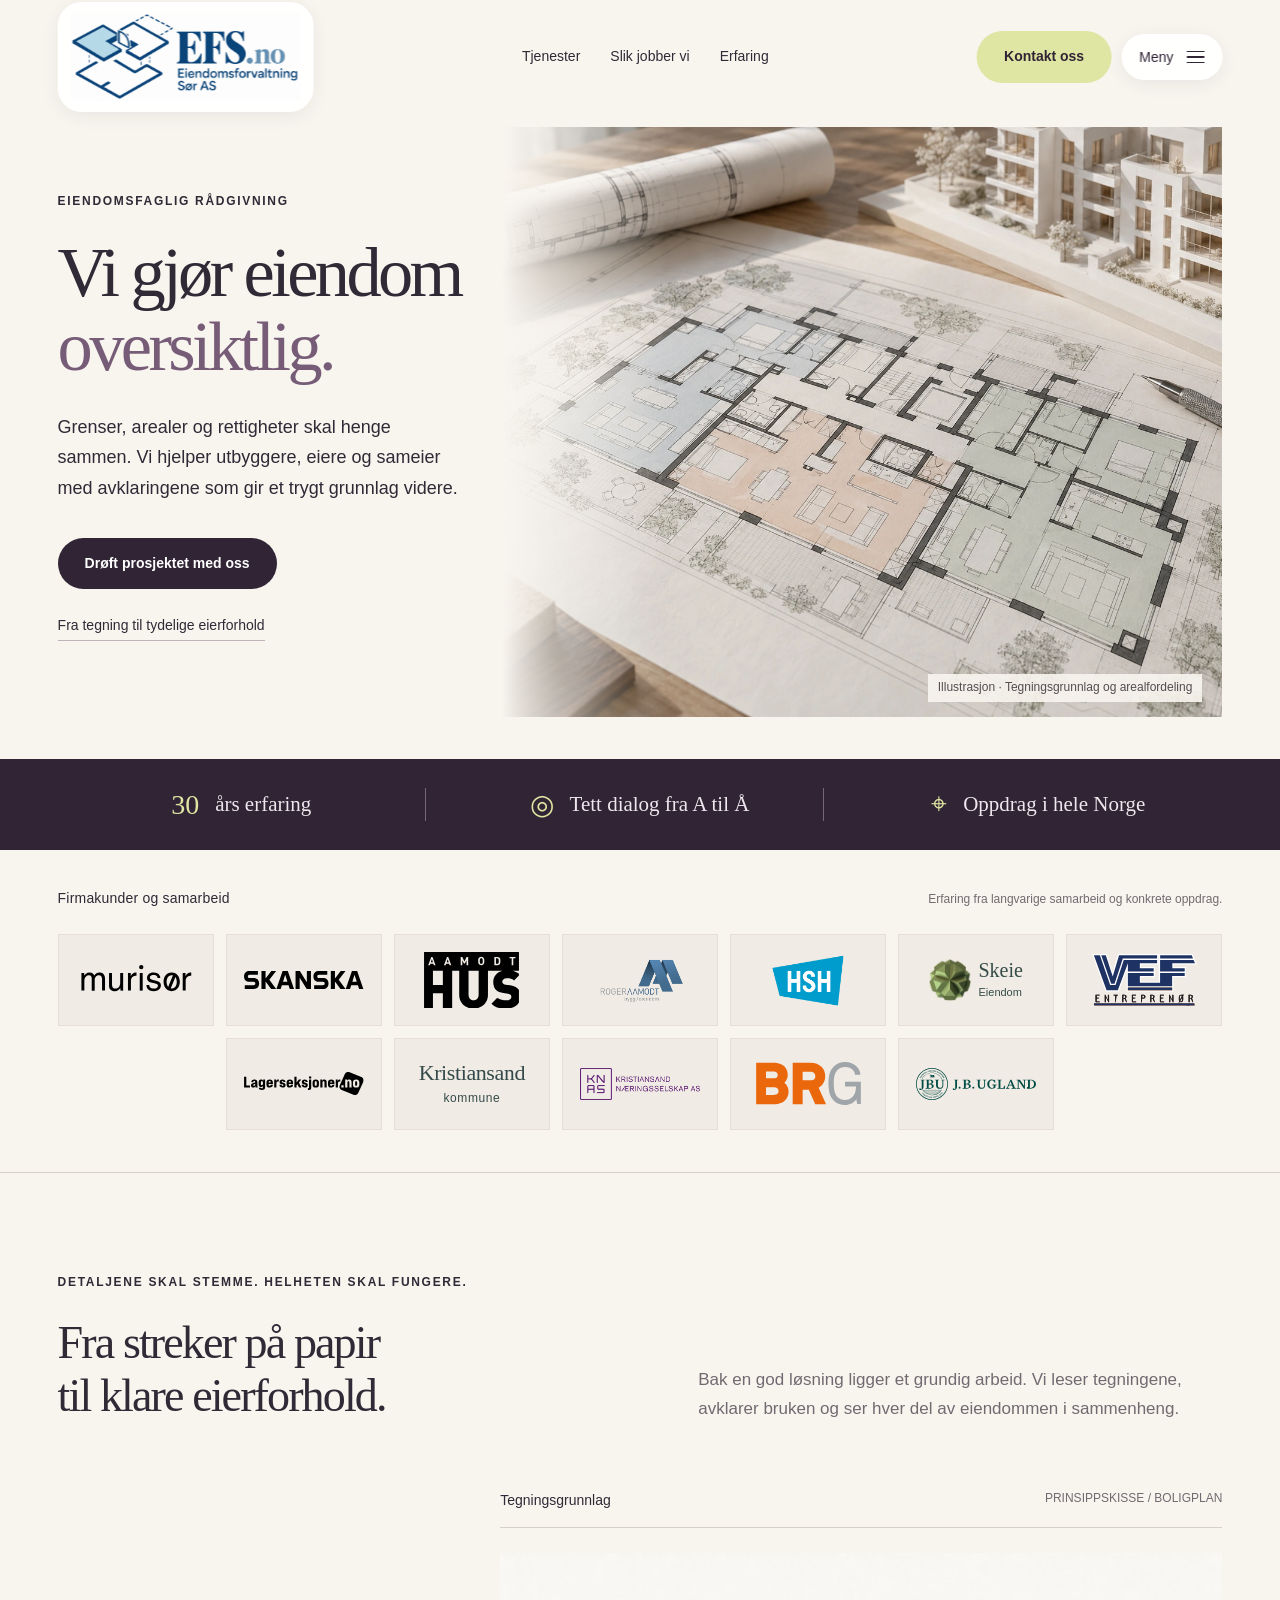
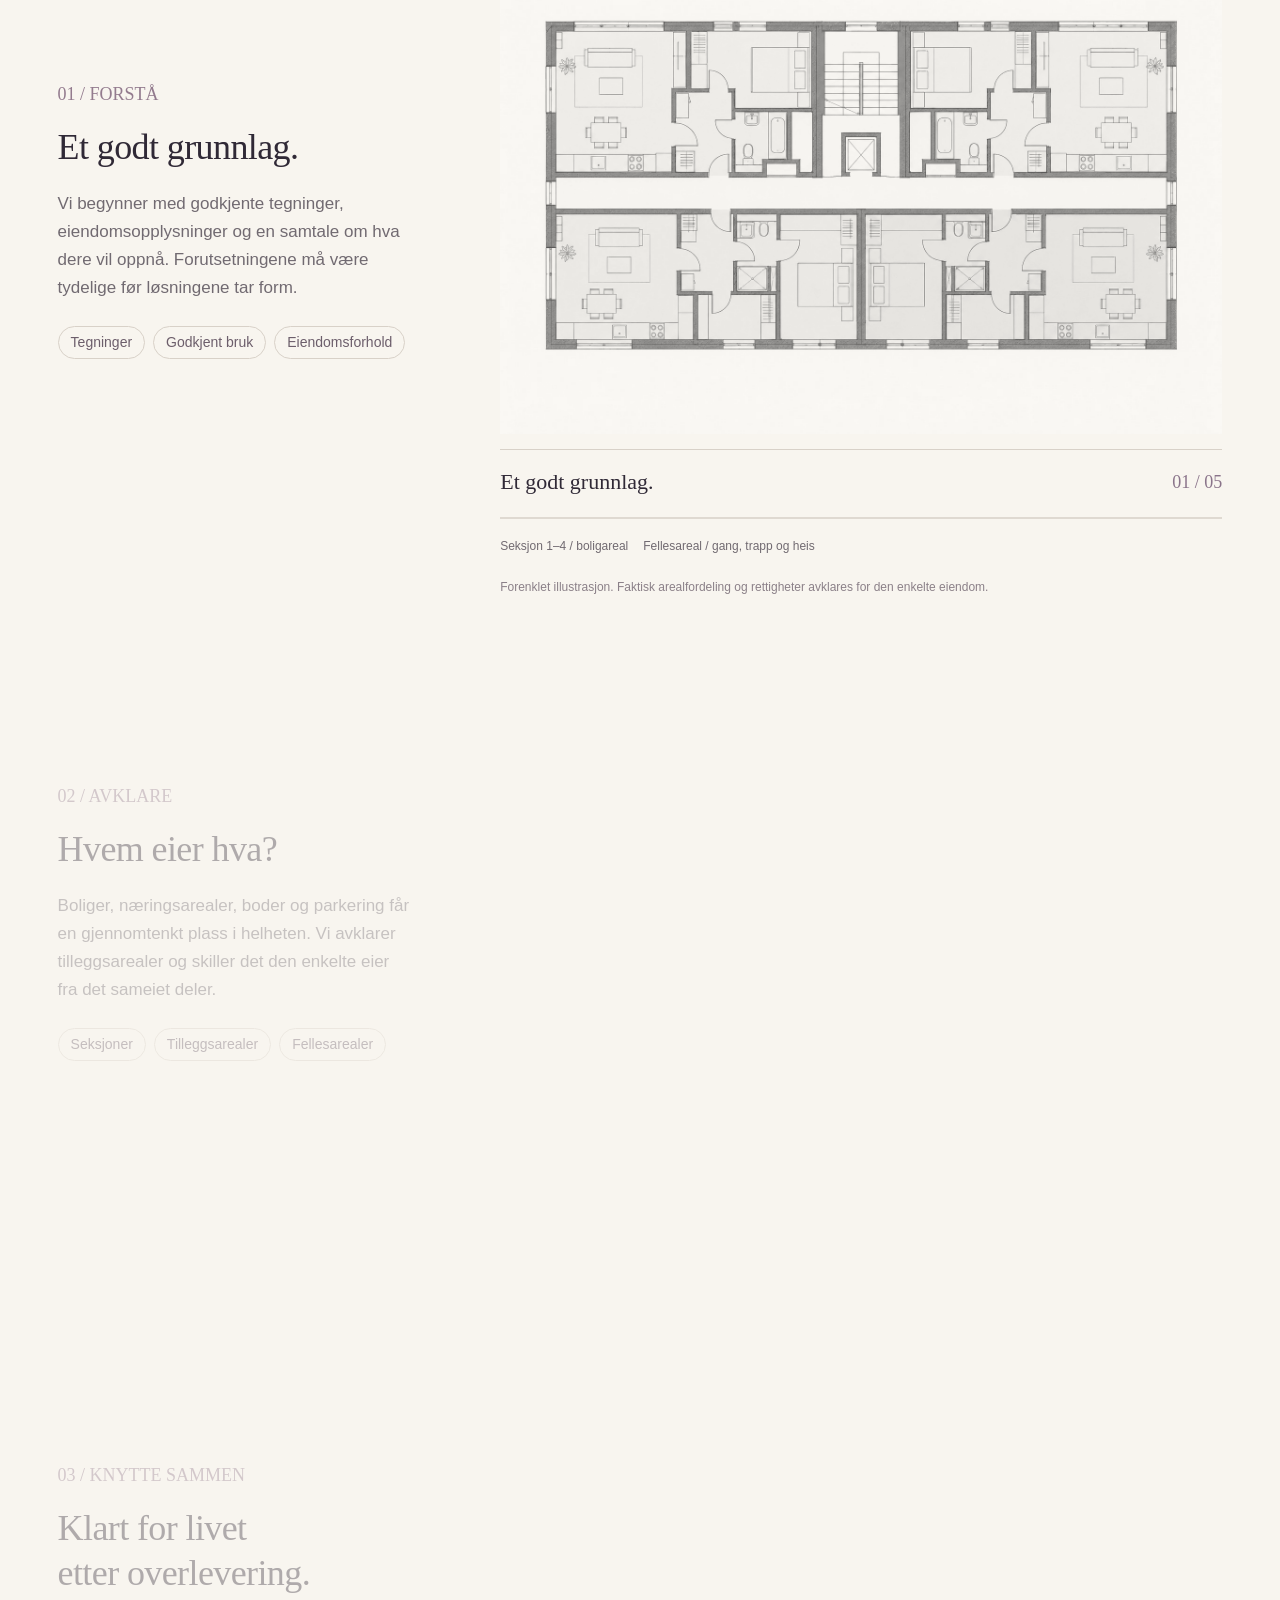
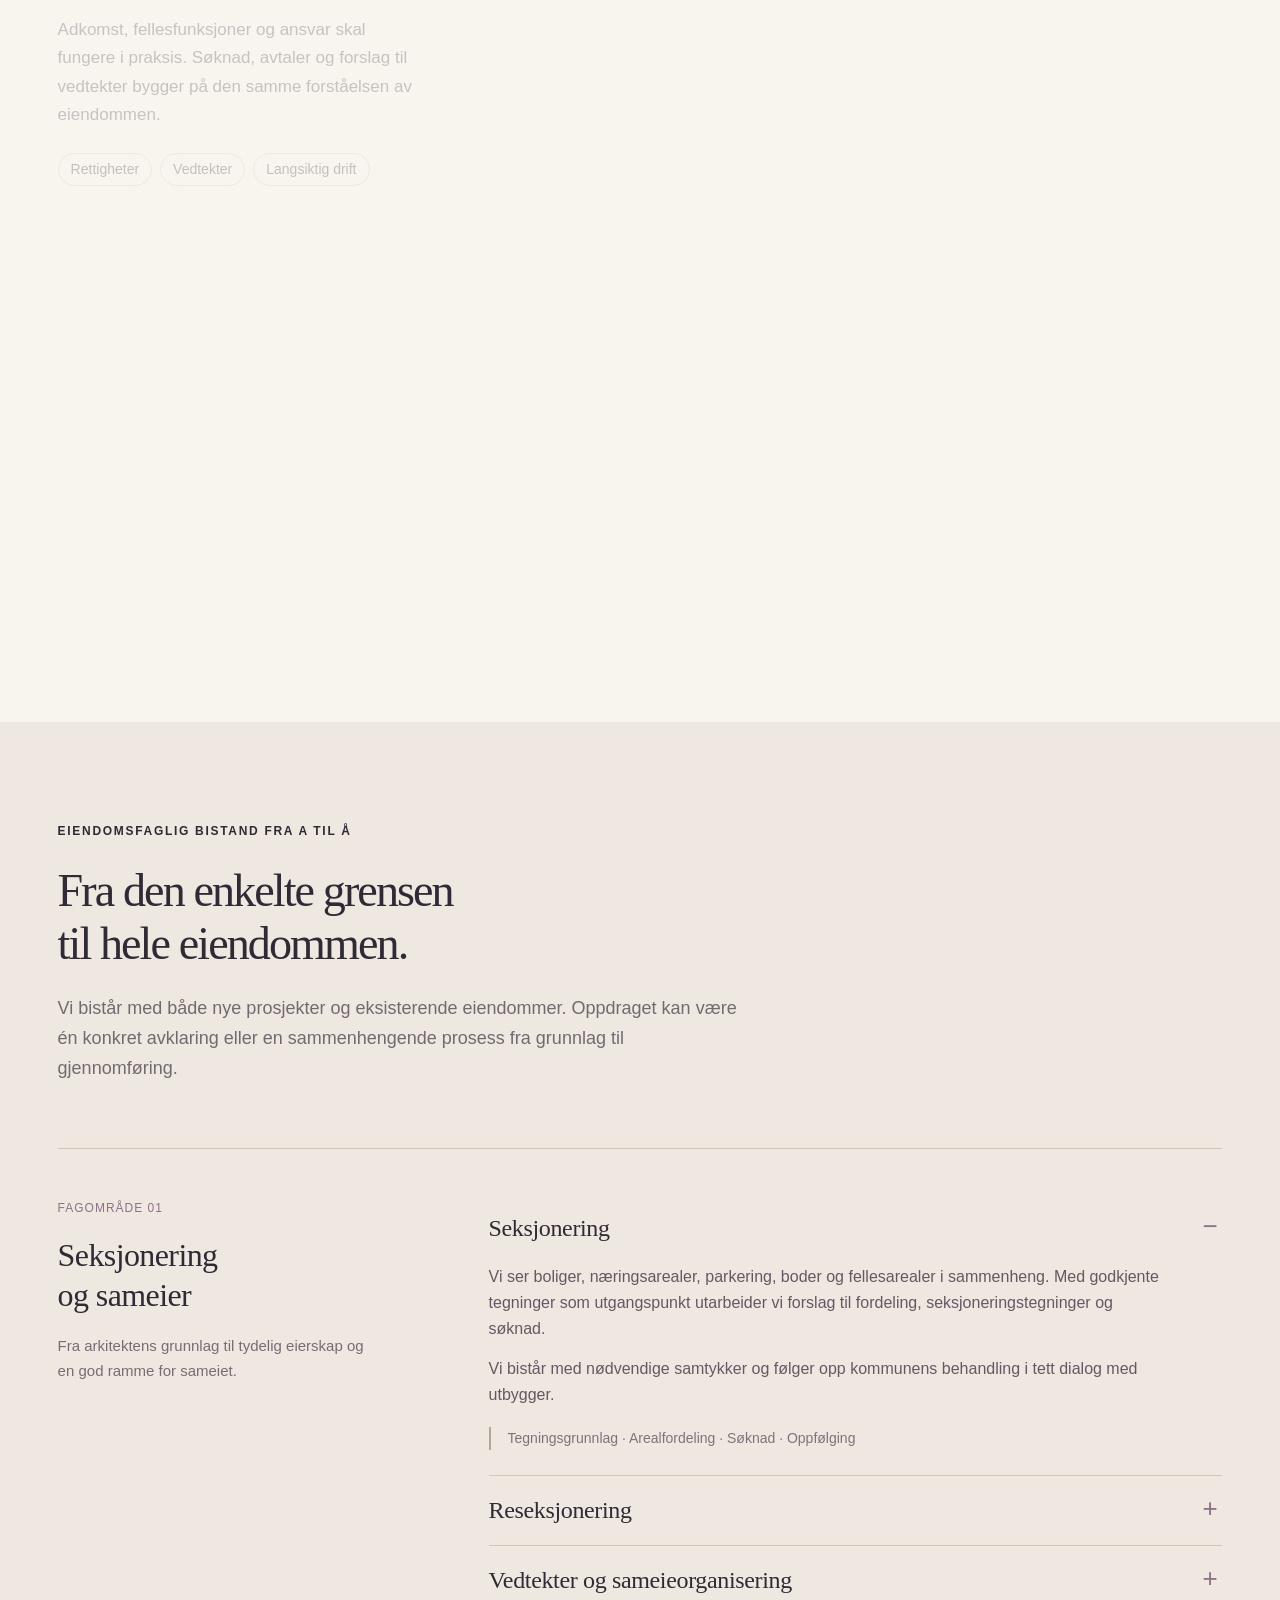
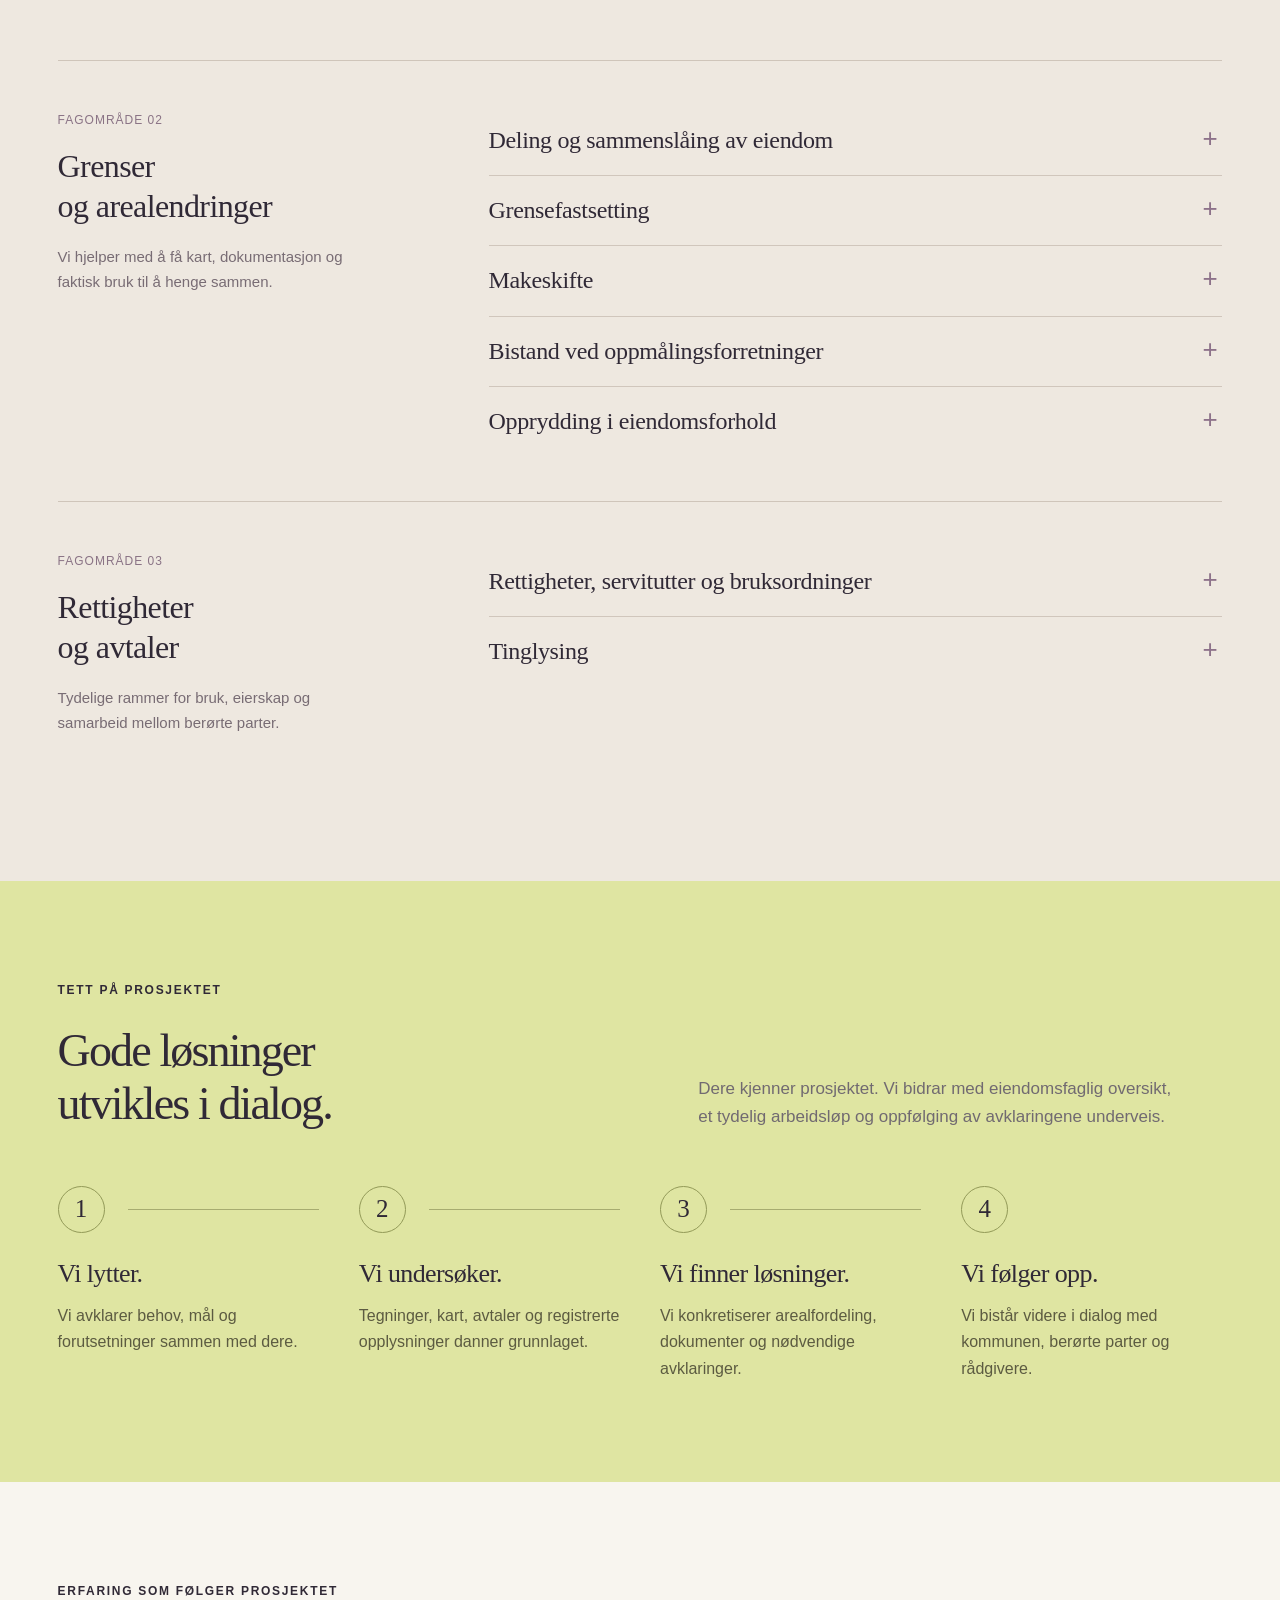
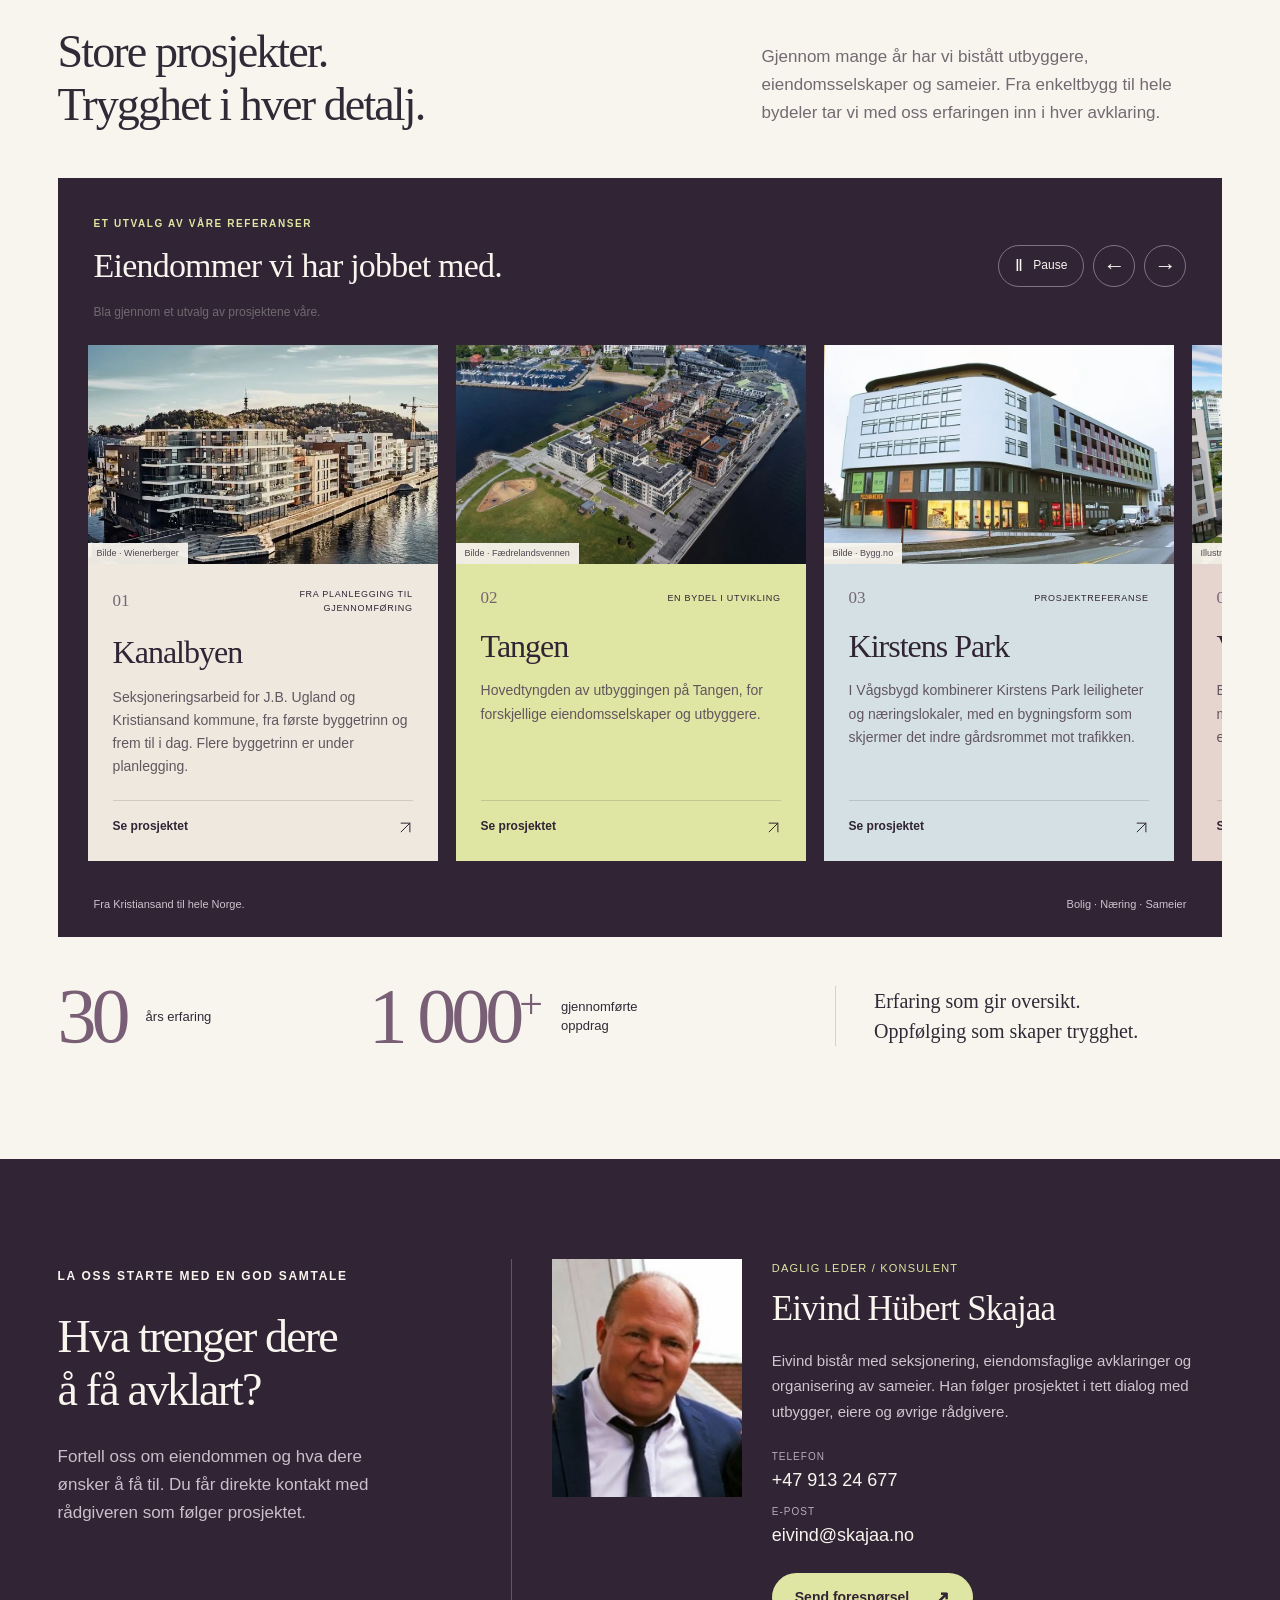
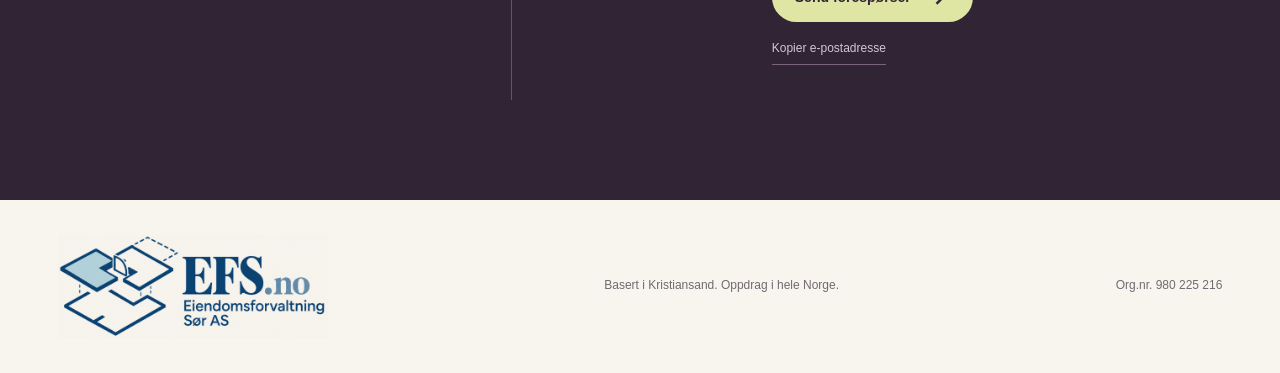
<file: index.html>
<!doctype html><html lang="nb"><head><meta charset="utf-8"><meta name="viewport" content="width=device-width,initial-scale=1"><meta name="description" content="Eiendomsforvaltning Sør AS. Rådgivning om seksjonering, grenser, rettigheter og sameier. 30 års erfaring og over 1 000 gjennomførte oppdrag. Basert i Kristiansand, med oppdrag i hele Norge."><meta name="theme-color" content="#302435"><title>EFS | Vi gjør eiendom oversiktlig</title><link rel="stylesheet" href="estate.css?v=20261005-logo-02"><script src="estate.js?v=20261003-frostet-toppmeny" defer></script></head><body><a class="skip" href="#main">Hopp til innhold</a><header class="header wrap"><a class="brand brand-logo" href="#top" aria-label="EFS.no – Eiendomsforvaltning Sør AS – hjem"><svg class="efs-logo efs-logo-full" viewBox="128 100 1284 488" aria-hidden="true" focusable="false"><image href="assets/efs-logo-02-original.png" x="0" y="0" width="1536" height="1024"/></svg><svg class="efs-logo efs-logo-mobile" viewBox="0 0 137 48" aria-hidden="true" focusable="false"><svg x="0" y="0" width="53" height="48" viewBox="128 100 578 488"><image href="assets/efs-logo-02-original.png" x="0" y="0" width="1536" height="1024"/></svg><svg x="61" y="11" width="76" height="26" viewBox="714 193 620 199"><image href="assets/efs-logo-02-original.png" x="0" y="0" width="1536" height="1024"/></svg></svg></a><nav aria-label="Hovedmeny"><a href="#tjenester">Tjenester</a><a href="#arbeidsform">Slik jobber vi</a><a href="#erfaring">Erfaring</a></nav><div class="header-actions"><a href="#kontakt" class="button button-light">Kontakt oss</a><button class="menu-toggle" type="button" data-menu-open aria-controls="site-menu" aria-expanded="false">Meny <span class="menu-icon" aria-hidden="true"><i></i><i></i><i></i></span></button></div></header>
<dialog id="site-menu" aria-labelledby="site-menu-title">
 <div class="menu-panel">
  <div class="menu-panel-top"><a class="menu-brand brand-logo" href="#top" aria-label="EFS.no – Eiendomsforvaltning Sør AS – til toppen"><svg class="efs-logo efs-logo-full" viewBox="128 100 1284 488" aria-hidden="true" focusable="false"><image href="assets/efs-logo-02-original.png" x="0" y="0" width="1536" height="1024"/></svg></a><button class="menu-close" type="button" data-menu-close aria-label="Lukk meny" autofocus><svg viewBox="0 0 24 24" fill="none" aria-hidden="true"><path d="m6 6 12 12M18 6 6 18"/></svg></button></div>
  <h2 id="site-menu-title">Meny</h2>
  <nav class="menu-links" aria-label="Navigasjon på siden">
   <a href="#tjenester"><span class="menu-number" aria-hidden="true">01</span><span>Tjenester</span><span class="menu-symbol menu-symbol-plans" aria-hidden="true"><svg viewBox="0 0 32 32" fill="none" focusable="false" xmlns="http://www.w3.org/2000/svg"><path d="M11 4h17v20M7.5 7.5h17v20M4 11h17v18H4z"/><path d="M4 11h10v6h7"/><rect class="menu-symbol-accent" x="6.5" y="23" width="4" height="4"/></svg></span></a>
   <a href="#arbeidsform"><span class="menu-number" aria-hidden="true">02</span><span>Slik jobber vi</span><span class="menu-symbol menu-symbol-process" aria-hidden="true"><svg viewBox="0 0 32 32" fill="none" focusable="false" xmlns="http://www.w3.org/2000/svg"><path d="M10 16h2M20 16h2"/><circle class="menu-symbol-accent" cx="6" cy="16" r="4"/><circle cx="6" cy="16" r="4"/><circle cx="16" cy="16" r="4"/><circle cx="26" cy="16" r="4"/></svg></span></a>
   <a href="#prosjekter"><span class="menu-number" aria-hidden="true">03</span><span>Prosjekter</span><span class="menu-symbol menu-symbol-building" aria-hidden="true"><svg viewBox="0 0 32 32" fill="none" focusable="false" xmlns="http://www.w3.org/2000/svg"><path d="M7 29V3h18v26M4 29h24"/><path d="M11 7h3v3h-3zM19 7h3v3h-3zM11 13h3v3h-3zM19 13h3v3h-3zM11 19h3v3h-3zM19 19h3v3h-3z"/><path class="menu-symbol-accent" d="M14 24h5v5h-5z"/><path d="M14 29v-5h5v5"/></svg></span></a>
   <a href="#samarbeid"><span class="menu-number" aria-hidden="true">04</span><span>Kunder og samarbeid</span><span class="menu-symbol menu-symbol-people" aria-hidden="true"><svg viewBox="0 0 32 32" fill="none" focusable="false" xmlns="http://www.w3.org/2000/svg"><path d="M7 8q9-9 18 0"/><circle class="menu-symbol-accent" cx="8" cy="15" r="3.2"/><circle cx="8" cy="15" r="3.2"/><circle cx="24" cy="15" r="3.2"/><path d="M3 27c0-5 2-7 5-7s5 2 5 7zM19 27c0-5 2-7 5-7s5 2 5 7z"/></svg></span></a>
   <a href="#om-efs"><span class="menu-number" aria-hidden="true">05</span><span>Om EFS</span><span class="menu-symbol menu-symbol-info" aria-hidden="true"><svg viewBox="0 0 32 32" fill="none" focusable="false" xmlns="http://www.w3.org/2000/svg"><circle cx="16" cy="16" r="12"/><circle class="menu-symbol-accent" cx="16" cy="10" r="2.1"/><path d="M13.5 15h3v9M13 24h7"/></svg></span></a>
   <a href="#kontakt"><span class="menu-number" aria-hidden="true">06</span><span>Kontakt</span><span class="menu-symbol menu-symbol-chat" aria-hidden="true"><svg viewBox="0 0 32 32" fill="none" focusable="false" xmlns="http://www.w3.org/2000/svg"><path d="M10 5h12a7 7 0 0 1 7 7v6a7 7 0 0 1-7 7H12l-6 4v-5a7 7 0 0 1-3-6v-6a7 7 0 0 1 7-7Z"/><circle class="menu-symbol-accent" cx="10" cy="15" r="1.6"/><circle class="menu-symbol-accent" cx="16" cy="15" r="1.6"/><circle class="menu-symbol-accent" cx="22" cy="15" r="1.6"/></svg></span></a>
  </nav>
 </div>
</dialog>
<main id="main"><section class="hero wrap" id="top"><div class="hero-copy"><p class="eyebrow">EIENDOMSFAGLIG RÅDGIVNING</p><h1>Vi gjør eiendom<br><em>oversiktlig.</em></h1><p>Grenser, arealer og rettigheter skal henge sammen. Vi hjelper utbyggere, eiere og sameier med avklaringene som gir et trygt grunnlag videre.</p><a class="button button-dark" href="#kontakt">Drøft prosjektet med oss</a><a class="hero-link" href="#fortellingen">Fra tegning til tydelige eierforhold</a></div><div class="hero-image"><figure><img src="assets/drawing-worktable.webp" width="1536" height="1024" alt="Arkitekttegninger med fargelagte arealer på et arbeidsbord, med bygningsmodell i bakgrunnen" fetchpriority="high"><figcaption>Illustrasjon · Tegningsgrunnlag og arealfordeling</figcaption></figure></div></section><div class="trust"><p><span>30</span>års erfaring</p><p><span>◎</span>Tett dialog fra A til Å</p><p><span>⌖</span>Oppdrag i hele Norge</p></div>
<section class="logos" id="samarbeid" aria-labelledby="clients-heading"><div class="wrap"><div class="clients-heading"><h2 id="clients-heading">Firmakunder og samarbeid</h2><p>Erfaring fra langvarige samarbeid og konkrete oppdrag.</p></div><div class="client-grid"><a class="client-logo " href="https://murisor.no/" target="_blank" rel="noopener noreferrer" aria-label="Murisør – åpner i ny fane"><img src="assets/murisor-official.svg" alt="Murisør" loading="lazy" width="170" height="56"></a>
<a class="client-logo " href="https://www.skanska.no/" target="_blank" rel="noopener noreferrer" aria-label="Skanska – åpner i ny fane"><img src="assets/skanska-official.svg" alt="Skanska" loading="lazy" width="170" height="56"></a>
<a class="client-logo logo-aamodt logo-compact" href="https://aamodthus.no/" target="_blank" rel="noopener noreferrer" aria-label="Aamodt Hus – åpner i ny fane"><img src="assets/aamodt-hus-official.svg" alt="Aamodt Hus" loading="lazy" width="170" height="56"></a>
<a class="client-logo logo-compact" href="https://www.rogeraamodt.no/" target="_blank" rel="noopener noreferrer" aria-label="Roger Aamodt – åpner i ny fane"><img src="assets/roger-aamodt-official.png" alt="Roger Aamodt" loading="lazy" width="170" height="56"></a>
<a class="client-logo logo-compact" href="https://www.hsh-as.no/" target="_blank" rel="noopener noreferrer" aria-label="HSH Entreprenør – åpner i ny fane"><img src="assets/hsh-official.png" alt="HSH Entreprenør" loading="lazy" width="170" height="56"></a>
<a class="client-logo logo-skeie" href="https://www.skeiegruppen.no/eiendom" target="_blank" rel="noopener noreferrer" aria-label="Skeie Eiendom – åpner i ny fane"><img src="assets/skeie-eiendom-symbol-official.jpg" alt="Skeie Eiendom" loading="lazy" width="170" height="56"><span>Skeie<small>Eiendom</small></span></a>
<a class="client-logo logo-compact" href="https://www.vef.no/" target="_blank" rel="noopener noreferrer" aria-label="VEF Entreprenør – åpner i ny fane"><img src="assets/vef-official.svg" alt="VEF Entreprenør" loading="lazy" width="170" height="56"></a>
<a class="client-logo " href="https://lagerseksjoner.no/" target="_blank" rel="noopener noreferrer" aria-label="Lagerseksjoner AS – åpner i ny fane"><img src="assets/lagerseksjoner-official.svg" alt="Lagerseksjoner AS" loading="lazy" width="170" height="56"></a>
<a class="client-logo logo-wordmark" href="https://www.kristiansand.kommune.no/" target="_blank" rel="noopener noreferrer" aria-label="Kristiansand kommune – åpner i ny fane"><span>Kristiansand<small>kommune</small></span></a>
<a class="client-logo " href="https://krsn.no/" target="_blank" rel="noopener noreferrer" aria-label="Kristiansand Næringsselskap (KNAS) – åpner i ny fane"><img src="assets/knas-official.png" alt="Kristiansand Næringsselskap (KNAS)" loading="lazy" width="170" height="56"></a>
<a class="client-logo logo-compact" href="https://www.brgruppen.no/" target="_blank" rel="noopener noreferrer" aria-label="BRG – åpner i ny fane"><img src="assets/brg-official.svg" alt="BRG" loading="lazy" width="170" height="56"></a>
<a class="client-logo " href="https://www.jbugland.no/eiendom" target="_blank" rel="noopener noreferrer" aria-label="J.B. Ugland Eiendom – åpner i ny fane"><img src="assets/jbu-official.svg" alt="J.B. Ugland Eiendom" loading="lazy" width="170" height="56"></a></div></div></section>
<section class="story section wrap" id="fortellingen"><div class="section-heading"><div><p class="eyebrow">DETALJENE SKAL STEMME. HELHETEN SKAL FUNGERE.</p><h2>Fra streker på papir<br>til klare eierforhold.</h2></div><p>Bak en god løsning ligger et grundig arbeid. Vi leser tegningene, avklarer bruken og ser hver del av eiendommen i sammenheng.</p></div><div class="story-layout"><div class="story-copy"><article class="story-chapter active"><span class="chapter-number">01 / FORSTÅ</span><h3>Et godt grunnlag.</h3><p>Vi begynner med godkjente tegninger, eiendomsopplysninger og en samtale om hva dere vil oppnå. Forutsetningene må være tydelige før løsningene tar form.</p><ul><li>Tegninger</li><li>Godkjent bruk</li><li>Eiendomsforhold</li></ul></article><article class="story-chapter"><span class="chapter-number">02 / AVKLARE</span><h3>Hvem eier hva?</h3><p>Boliger, næringsarealer, boder og parkering får en gjennomtenkt plass i helheten. Vi avklarer tilleggsarealer og skiller det den enkelte eier fra det sameiet deler.</p><ul><li>Seksjoner</li><li>Tilleggsarealer</li><li>Fellesarealer</li></ul></article><article class="story-chapter"><span class="chapter-number">03 / KNYTTE SAMMEN</span><h3>Klart for livet<br>etter overlevering.</h3><p>Adkomst, fellesfunksjoner og ansvar skal fungere i praksis. Søknad, avtaler og forslag til vedtekter bygger på den samme forståelsen av eiendommen.</p><ul><li>Rettigheter</li><li>Vedtekter</li><li>Langsiktig drift</li></ul></article></div><div class="drawing-stage"><div class="drawing-meta"><strong id="drawing-label">Tegningsgrunnlag</strong><span>PRINSIPPSKISSE / BOLIGPLAN</span></div><div class="drawing-frame"><img class="drawing drawing-base" src="assets/drawing-plan.webp" width="1536" height="1024" alt="Prinsipptegning med Seksjon 1 i blått øverst til venstre, Seksjon 2 i fersken øverst til høyre, Seksjon 3 i grønt nederst til venstre og Seksjon 4 i lilla nederst til høyre. Gang, trapp og heis er fellesareal."><img class="drawing drawing-color" src="assets/drawing-plan.webp" width="1536" height="1024" alt="" aria-hidden="true"><div class="drawing-annotations" aria-hidden="true">
<svg class="plan-boundaries" viewBox="0 0 1536 1024" fill="none" aria-hidden="true" focusable="false">
<path class="plan-boundary" data-draw-at="0.04" data-draw-duration="0.10" pathLength="1" d="M98 147 H678 V478 H98 Z"/>
<path class="plan-boundary" data-draw-at="0.14" data-draw-duration="0.10" pathLength="1" d="M858 147 H1438 V478 H858 Z"/>
<path class="plan-boundary" data-draw-at="0.24" data-draw-duration="0.10" pathLength="1" d="M98 550 H768 V843 H98 Z"/>
<path class="plan-boundary" data-draw-at="0.34" data-draw-duration="0.10" pathLength="1" d="M768 550 H1438 V843 H768 Z"/>
<path class="plan-boundary" data-draw-at="0.44" data-draw-duration="0.02" pathLength="1" d="M678 147 H858"/>
<path class="plan-boundary" data-draw-at="0.46" data-draw-duration="0.02" pathLength="1" d="M98 478 V550"/>
<path class="plan-boundary" data-draw-at="0.48" data-draw-duration="0.02" pathLength="1" d="M1438 478 V550"/>
</svg>
<span class="plan-label plan-label-one" data-reveal-at="0.73">Seksjon 1</span>
<span class="plan-label plan-label-two" data-reveal-at="0.73">Seksjon 2</span>
<span class="plan-label plan-label-three" data-reveal-at="0.83">Seksjon 3</span>
<span class="plan-label plan-label-four" data-reveal-at="0.83">Seksjon 4</span>
<span class="plan-label plan-label-common" data-reveal-at="0.83">Fellesareal</span>
</div></div><div class="drawing-caption"><p id="drawing-title">Et godt grunnlag.</p><span id="drawing-counter" class="drawing-counter">01 / 05</span></div><div class="drawing-progress" aria-hidden="true"><i></i></div><div class="legend"><span>Seksjon 1–4 / boligareal</span><span>Fellesareal / gang, trapp og heis</span></div><p class="drawing-note">Forenklet illustrasjon. Faktisk arealfordeling og rettigheter avklares for den enkelte eiendom.</p></div></div></section>
<section class="services section" id="tjenester"><div class="wrap"><div class="services-intro"><p class="eyebrow">EIENDOMSFAGLIG BISTAND FRA A TIL Å</p><h2>Fra den enkelte grensen<br>til hele eiendommen.</h2><p>Vi bistår med både nye prosjekter og eksisterende eiendommer. Oppdraget kan være én konkret avklaring eller en sammenhengende prosess fra grunnlag til gjennomføring.</p></div><div class="service-group"><div class="group-title"><span>FAGOMRÅDE 01</span><h3>Seksjonering<br>og sameier</h3><p>Fra arkitektens grunnlag til tydelig eierskap og en god ramme for sameiet.</p></div><div class="service-list"><details open><summary>Seksjonering</summary><div><p>Vi ser boliger, næringsarealer, parkering, boder og fellesarealer i sammenheng. Med godkjente tegninger som utgangspunkt utarbeider vi forslag til fordeling, seksjoneringstegninger og søknad.</p><p>Vi bistår med nødvendige samtykker og følger opp kommunens behandling i tett dialog med utbygger.</p><p class="deliverables">Tegningsgrunnlag · Arealfordeling · Søknad · Oppfølging</p></div></details><details><summary>Reseksjonering</summary><div><p>Når en eiendom endres, må seksjoneringen følge med. Vi bistår ved endret arealfordeling, sammenslåing eller oppdeling av seksjoner og endringer mellom fellesareal og tilleggsareal.</p><p>Vi gjennomgår dokumentasjonen, avklarer behovet for samtykker og utarbeider tegninger og søknadsgrunnlag.</p><p class="deliverables">Eksisterende seksjonering · Endringsbehov · Samtykker · Søknad</p></div></details><details><summary>Vedtekter og sameieorganisering</summary><div><p>En god seksjonering bør følges av vedtekter som passer til eiendommen. Vi foreslår bestemmelser om bruk, vedlikehold, ansvar og fellesfunksjoner.</p><p>Vi bistår også med organisering og oppdatering av sameiet, slik at dokumentasjonen og den praktiske bruken henger sammen.</p><p class="deliverables">Vedtekter · Ansvarsfordeling · Organisering</p></div></details></div></div><div class="service-group"><div class="group-title"><span>FAGOMRÅDE 02</span><h3>Grenser<br>og arealendringer</h3><p>Vi hjelper med å få kart, dokumentasjon og faktisk bruk til å henge sammen.</p></div><div class="service-list"><details><summary>Deling og sammenslåing av eiendom</summary><div><p>Vi bistår når en eiendom skal deles, eller flere eiendommer skal samles. Vi gjennomgår eiendomsforhold, plangrunnlag og aktuelle forutsetninger før søknadsarbeidet starter.</p><p>Arbeidet kan omfatte søknader, nabovarsling, erklæringer og oppfølging overfor kommunen.</p><p class="deliverables">Mulighetsavklaring · Søknadsgrunnlag · Nabovarsling</p></div></details><details><summary>Grensefastsetting</summary><div><p>Uklare grenser kan gjøre både bruk og endringer vanskelig. Vi samler kart, avtaler og eldre dokumentasjon og hjelper med å avklare hva som må undersøkes videre.</p><p>Vi bistår i dialog med berørte eiere og kommunen for å få et tydelig grunnlag for videre avklaringer.</p><p class="deliverables">Dokumentgjennomgang · Grenseavklaring · Prosessbistand</p></div></details><details><summary>Makeskifte</summary><div><p>Når eiere bytter areal, kan eiendommene få en mer hensiktsmessig form. Vi bistår med å beskrive arealene, avklare partenes behov og forberede grunnlaget for en løsning.</p><p>Vi følger opp avtaler og den aktuelle fremgangsmåten for å gjennomføre endringen.</p><p class="deliverables">Arealbytte · Avtalegrunnlag · Gjennomføring</p></div></details><details><summary>Bistand ved oppmålingsforretninger</summary><div><p>Vi forbereder dokumentasjon og hjelper med å avklare hva oppmålingen skal omfatte. Deretter følger vi opp dialogen med kommunen og øvrige berørte parter.</p><p>Slik får oppmålingsforretningen et tydelig grunnlag i prosjektets behov og avklarte eiendomsforhold.</p><p class="deliverables">Grunnlag · Koordinering · Oppfølging</p></div></details><details><summary>Opprydding i eiendomsforhold</summary><div><p>Over tid kan bruk, grenser og registrerte opplysninger komme i utakt. Vi gjennomgår forholdene og lager en oversikt over hva som bør avklares eller endres.</p><p>Aktuelle tiltak kan være grensejustering, avklaring av rettigheter, oppmåling eller oppdatering av dokumentasjon.</p><p class="deliverables">Kartlegging · Prioriterte tiltak · Dokumentasjon</p></div></details></div></div><div class="service-group"><div class="group-title"><span>FAGOMRÅDE 03</span><h3>Rettigheter<br>og avtaler</h3><p>Tydelige rammer for bruk, eierskap og samarbeid mellom berørte parter.</p></div><div class="service-list"><details><summary>Rettigheter, servitutter og bruksordninger</summary><div><p>Adkomst, parkering, vann, ledninger og annen bruk av eiendom trenger tydelige rammer. Vi bistår med å kartlegge eksisterende rettigheter og beskrive nye ordninger.</p><p>Vi hjelper med avtalegrunnlag, bruksordninger og dokumenter for tinglysing, også ved organisering av privat vei.</p><p class="deliverables">Rettighetsavklaring · Bruksordninger · Avtaler</p></div></details><details><summary>Tinglysing</summary><div><p>Vi hjelper med å gjøre avtalte eiendomsforhold klare for registrering. Det omfatter kontroll av eiendomsopplysninger, dokumentgrunnlag og nødvendige vedlegg.</p><p>Vi bistår med innsending og oppfølging, og med å avklare hvilke dokumenter saken krever.</p><p class="deliverables">Dokumenter · Signaturer og vedlegg · Registrering</p></div></details></div></div></div></section>
<section class="process section" id="arbeidsform"><div class="wrap"><div class="section-heading"><div><p class="eyebrow">TETT PÅ PROSJEKTET</p><h2>Gode løsninger<br>utvikles i dialog.</h2></div><p>Dere kjenner prosjektet. Vi bidrar med eiendomsfaglig oversikt, et tydelig arbeidsløp og oppfølging av avklaringene underveis.</p></div><ol class="process-grid"><li><span>1</span><h3>Vi lytter.</h3><p>Vi avklarer behov, mål og forutsetninger sammen med dere.</p></li><li><span>2</span><h3>Vi undersøker.</h3><p>Tegninger, kart, avtaler og registrerte opplysninger danner grunnlaget.</p></li><li><span>3</span><h3>Vi finner løsninger.</h3><p>Vi konkretiserer arealfordeling, dokumenter og nødvendige avklaringer.</p></li><li><span>4</span><h3>Vi følger opp.</h3><p>Vi bistår videre i dialog med kommunen, berørte parter og rådgivere.</p></li></ol></div></section>
<section class="experience section wrap" id="erfaring">
 <div class="experience-heading" id="om-efs"><div><p class="eyebrow">ERFARING SOM FØLGER PROSJEKTET</p><h2>Store prosjekter.<br>Trygghet i hver detalj.</h2></div><p>Gjennom mange år har vi bistått utbyggere, eiendomsselskaper og sameier. Fra enkeltbygg til hele bydeler tar vi med oss erfaringen inn i hver avklaring.</p></div>
 <div class="project-showcase" id="prosjekter" aria-labelledby="projects-heading">
  <div class="project-showcase-heading"><div><p class="eyebrow">ET UTVALG AV VÅRE REFERANSER</p><h3 id="projects-heading">Eiendommer vi har jobbet med.</h3></div><div class="project-controls" hidden><button class="project-pause" type="button" aria-pressed="false" aria-label="Pause automatisk bevegelse"><span aria-hidden="true">Ⅱ</span><span class="pause-label">Pause</span></button><button class="project-prev" type="button" aria-label="Vis forrige prosjekter">←</button><button class="project-next" type="button" aria-label="Vis neste prosjekter">→</button></div></div>
  <p class="project-instruction" id="project-help">Bla gjennom et utvalg av prosjektene våre.</p>
  <div class="project-viewport" tabindex="0" role="region" aria-label="Prosjektreferanser" aria-describedby="project-help"><div class="project-track"><ul class="project-set"><li class="project-card project-card-photo"><a class="project-card-link" href="https://www.kanalbyen.no/" target="_blank" rel="noopener noreferrer" aria-label="Se Kanalbyen – åpner i ny fane">
 <figure class="project-photo"><img src="assets/project-kanalbyen.webp" width="900" height="563" loading="lazy" decoding="async" alt="Foto av leilighetsbygg og brygge langs kanalen i Kanalbyen i Kristiansand."><figcaption>Bilde · Wienerberger</figcaption></figure>
 <div class="project-card-body"><div class="project-card-top"><span>01</span><span>Fra planlegging til gjennomføring</span></div><h4>Kanalbyen</h4><p>Seksjoneringsarbeid for J.B. Ugland og Kristiansand kommune, fra første byggetrinn og frem til i dag. Flere byggetrinn er under planlegging.</p><span class="project-visit">Se prosjektet <svg viewBox="0 0 24 24" fill="none" aria-hidden="true"><path d="M5 19 19 5M5 5h14v14"/></svg></span></div>
 </a></li>
<li class="project-card project-card-photo"><a class="project-card-link" href="https://www.brgruppen.no/prosjekter/tangen" target="_blank" rel="noopener noreferrer" aria-label="Se Tangen – åpner i ny fane">
 <figure class="project-photo"><img src="assets/project-tangen.webp" width="900" height="563" loading="lazy" decoding="async" alt="Flyfoto av Tangen i Kristiansand med ferdige boligkvartaler, park og sjø på begge sider."><figcaption>Bilde · Fædrelandsvennen</figcaption></figure>
 <div class="project-card-body"><div class="project-card-top"><span>02</span><span>En bydel i utvikling</span></div><h4>Tangen</h4><p>Hovedtyngden av utbyggingen på Tangen, for forskjellige eiendomsselskaper og utbyggere.</p><span class="project-visit">Se prosjektet <svg viewBox="0 0 24 24" fill="none" aria-hidden="true"><path d="M5 19 19 5M5 5h14v14"/></svg></span></div>
 </a></li>
<li class="project-card project-card-photo"><a class="project-card-link" href="https://byggeprosjekter.bygg.no/2014-prosjekter-vest-agder/kirstens-park/266813" target="_blank" rel="noopener noreferrer" aria-label="Se Kirstens Park – åpner i ny fane">
 <figure class="project-photo"><img src="assets/project-kirstens-park.webp" width="900" height="563" loading="lazy" decoding="async" alt="Bredt eksteriørfoto av ferdig første byggetrinn i Kirstens Park, sett fra gaten."><figcaption>Bilde · Bygg.no</figcaption></figure>
 <div class="project-card-body"><div class="project-card-top"><span>03</span><span>Prosjektreferanse</span></div><h4>Kirstens Park</h4><p>I Vågsbygd kombinerer Kirstens Park leiligheter og næringslokaler, med en bygningsform som skjermer det indre gårdsrommet mot trafikken.</p><span class="project-visit">Se prosjektet <svg viewBox="0 0 24 24" fill="none" aria-hidden="true"><path d="M5 19 19 5M5 5h14v14"/></svg></span></div>
 </a></li>
<li class="project-card project-card-photo"><a class="project-card-link" href="https://www.vtorv.no/" target="_blank" rel="noopener noreferrer" aria-label="Se Vågsbygd Torv – åpner i ny fane">
 <figure class="project-photo"><img src="assets/project-vagsbygd-torv.webp" width="900" height="563" loading="lazy" decoding="async" alt="Prosjektillustrasjon av Vågsbygd Torv med boligbygg, torg og grønne fellesarealer."><figcaption>Illustrasjon · Vågsbygd Torv</figcaption></figure>
 <div class="project-card-body"><div class="project-card-top"><span>04</span><span>Prosjektreferanse</span></div><h4>Vågsbygd Torv</h4><p>Boligprosjektet ved Amfi Vågsbygd er planlagt med et bilfritt torv, ny bydelspark og balkong eller privat uteareal til hver leilighet.</p><span class="project-visit">Se prosjektet <svg viewBox="0 0 24 24" fill="none" aria-hidden="true"><path d="M5 19 19 5M5 5h14v14"/></svg></span></div>
 </a></li>
<li class="project-card project-card-photo"><a class="project-card-link" href="https://krsn.no/prosjekt/marvika-torv/" target="_blank" rel="noopener noreferrer" aria-label="Se Marvika Torv – åpner i ny fane">
 <figure class="project-photo"><img src="assets/project-marvika-torv.webp" width="900" height="563" loading="lazy" decoding="async" alt="Foto av trappen, torget og boligbyggene på Marvika Torv i Kristiansand."><figcaption>Bilde · KNAS</figcaption></figure>
 <div class="project-card-body"><div class="project-card-top"><span>05</span><span>Prosjektreferanse</span></div><h4>Marvika Torv</h4><p>Marvika Torv inngår i omformingen av Marviksletta fra industriområde til bolig- og næringsområde, med leilighetsbygg, forretningslokaler og et felles torg.</p><span class="project-visit">Se prosjektet <svg viewBox="0 0 24 24" fill="none" aria-hidden="true"><path d="M5 19 19 5M5 5h14v14"/></svg></span></div>
 </a></li>
<li class="project-card project-card-photo"><a class="project-card-link" href="https://lund-torv.no/" target="_blank" rel="noopener noreferrer" aria-label="Se Lund Torv – åpner i ny fane">
 <figure class="project-photo"><img src="assets/project-lund-torv.webp" width="900" height="563" loading="lazy" decoding="async" alt="Prosjektillustrasjon av Lund Torv med 49 eierleiligheter."><figcaption>Illustrasjon · Lund Torv</figcaption></figure>
 <div class="project-card-body"><div class="project-card-top"><span>06</span><span>Prosjektreferanse</span></div><h4>Lund Torv</h4><p>Lund Torv omfatter 49 leiligheter i et L-formet boligbygg ved Rundingen, med fasader som kombinerer tegl og murpuss.</p><span class="project-visit">Se prosjektet <svg viewBox="0 0 24 24" fill="none" aria-hidden="true"><path d="M5 19 19 5M5 5h14v14"/></svg></span></div>
 </a></li>
<li class="project-card project-card-photo"><a class="project-card-link" href="https://www.tangentorv.no/" target="_blank" rel="noopener noreferrer" aria-label="Se Tangen Torv – åpner i ny fane">
 <figure class="project-photo"><img src="assets/project-tangen-torv.webp" width="900" height="563" loading="lazy" decoding="async" alt="Flyfoto av Tangen Torv og sjøfronten i Kristiansand"><figcaption>Bilde · Tangen Torv</figcaption></figure>
 <div class="project-card-body"><div class="project-card-top"><span>07</span><span>Prosjektreferanse</span></div><h4>Tangen Torv</h4><p>Innerst på Tangen ligger leiligheter rundt et sentralt torv, med restauranter, felles glasshus og gangavstand til stranden og Kvadraturen.</p><span class="project-visit">Se prosjektet <svg viewBox="0 0 24 24" fill="none" aria-hidden="true"><path d="M5 19 19 5M5 5h14v14"/></svg></span></div>
 </a></li>
<li class="project-card project-card-photo"><a class="project-card-link" href="https://tangenterrasse.no/" target="_blank" rel="noopener noreferrer" aria-label="Se Tangen Terrasse – åpner i ny fane">
 <figure class="project-photo"><img src="assets/project-tangen-terrasse.webp" width="900" height="563" loading="lazy" decoding="async" alt="Prosjektillustrasjon av Tangen Terrasse ved Otra og sjøfronten"><figcaption>Illustrasjon · Tangen Terrasse / Solon</figcaption></figure>
 <div class="project-card-body"><div class="project-card-top"><span>08</span><span>Prosjektreferanse</span></div><h4>Tangen Terrasse</h4><p>Leiligheter ved Otra, med romslige terrasser og balkonger. Beboerne deler treningsrom og gjesterom, med Bystranda like i nærheten.</p><span class="project-visit">Se prosjektet <svg viewBox="0 0 24 24" fill="none" aria-hidden="true"><path d="M5 19 19 5M5 5h14v14"/></svg></span></div>
 </a></li>
<li class="project-card project-card-photo"><a class="project-card-link" href="https://www.seil.no/prosjekter/byhaven" target="_blank" rel="noopener noreferrer" aria-label="Se Byhaven – åpner i ny fane">
 <figure class="project-photo"><img src="assets/project-byhaven.webp" width="900" height="563" loading="lazy" decoding="async" alt="Dronefoto av Byhavens fasader og takterrasser i Kristiansand sentrum"><figcaption>Bilde · Seil arkitektur</figcaption></figure>
 <div class="project-card-body"><div class="project-card-top"><span>09</span><span>Prosjektreferanse</span></div><h4>Byhaven</h4><p>Et bolig- og næringskvartal i Kristiansand sentrum, der ulike fasadeuttrykk og takterrasser gir bebyggelsen variasjon.</p><span class="project-visit">Se prosjektet <svg viewBox="0 0 24 24" fill="none" aria-hidden="true"><path d="M5 19 19 5M5 5h14v14"/></svg></span></div>
 </a></li>
<li class="project-card project-card-photo"><a class="project-card-link" href="https://bolig.skanska.no/prosjekter/bydel-bjorndalen" target="_blank" rel="noopener noreferrer" aria-label="Se Bjørndalen – åpner i ny fane">
 <figure class="project-photo"><img src="assets/project-bjorndalen.webp" width="900" height="563" loading="lazy" decoding="async" alt="Dronefoto av boligbygg og fellesarealer i Bjørndalen i Kristiansand"><figcaption>Områdefoto · Skanska</figcaption></figure>
 <div class="project-card-body"><div class="project-card-top"><span>10</span><span>Prosjektreferanse</span></div><h4>Bjørndalen</h4><p>Leiligheter, rekkehus og næringsbygg samles rundt en park i Kristiansand, med bussforbindelser og sykkelvei tett på.</p><span class="project-visit">Se prosjektet <svg viewBox="0 0 24 24" fill="none" aria-hidden="true"><path d="M5 19 19 5M5 5h14v14"/></svg></span></div>
 </a></li>
<li class="project-card project-card-photo"><a class="project-card-link" href="https://www.amalienborg-brygge.no/" target="_blank" rel="noopener noreferrer" aria-label="Se Amalienborg Brygge – åpner i ny fane">
 <figure class="project-photo"><img src="assets/project-amalienborg-brygge.webp" width="900" height="563" loading="lazy" decoding="async" alt="Kveldsfoto av ferdigstilte Amalienborg Brygge ved sjøen i Kristiansand"><figcaption>Bilde · REN arkitektur</figcaption></figure>
 <div class="project-card-body"><div class="project-card-top"><span>11</span><span>Prosjektreferanse</span></div><h4>Amalienborg Brygge</h4><p>På Lumber i Kristiansand kombinerer Amalienborg Brygge leiligheter ved sjøen med badebrygge, småbåthavn og fellesrom for beboerne.</p><span class="project-visit">Se prosjektet <svg viewBox="0 0 24 24" fill="none" aria-hidden="true"><path d="M5 19 19 5M5 5h14v14"/></svg></span></div>
 </a></li>
<li class="project-card project-card-photo"><a class="project-card-link" href="https://www.tangvallarena.no/" target="_blank" rel="noopener noreferrer" aria-label="Se Tangvall Arena – åpner i ny fane">
 <figure class="project-photo"><img src="assets/project-tangvall-arena.webp" width="900" height="563" loading="lazy" decoding="async" alt="Foto av leilighetsbygg og grønt fellesområde på Tangvall Arena"><figcaption>Bilde · Tangvall Arena Bolig</figcaption></figure>
 <div class="project-card-body"><div class="project-card-top"><span>12</span><span>Prosjektreferanse</span></div><h4>Tangvall Arena</h4><p>På Tangvall i Søgne møtes handel, boliger og kontorer, med skolesenteret og bussforbindelser rett ved.</p><span class="project-visit">Se prosjektet <svg viewBox="0 0 24 24" fill="none" aria-hidden="true"><path d="M5 19 19 5M5 5h14v14"/></svg></span></div>
 </a></li>

<li class="project-card project-card-photo"><a class="project-card-link" href="https://gurineshage.no/" target="_blank" rel="noopener noreferrer" aria-label="Se Gurines Hage – åpner i ny fane">
 <figure class="project-photo"><img src="assets/project-gurines-hage.webp" width="900" height="563" loading="lazy" decoding="async" alt="Ferdig boligbygg i Gurines Hage på Hamresanden"><figcaption>Bilde · Agate</figcaption></figure>
 <div class="project-card-body"><div class="project-card-top"><span>13</span><span>Prosjektreferanse</span></div><h4>Gurines Hage</h4><p>Seniorboliger ved Hamresanden, med fellesrom, trimrom og universell utforming. Her ligger sjøen og store friområder tett på.</p><span class="project-visit">Se prosjektet <svg viewBox="0 0 24 24" fill="none" aria-hidden="true"><path d="M5 19 19 5M5 5h14v14"/></svg></span></div>
 </a></li>
<li class="project-card project-card-photo"><a class="project-card-link" href="https://www.asak.no/privat/referanseprosjekter/boligomraade/kongsgaard-park/" target="_blank" rel="noopener noreferrer" aria-label="Se Kongsgård Park – åpner i ny fane">
 <figure class="project-photo"><img src="assets/project-kongsgard-park.webp" width="900" height="563" loading="lazy" decoding="async" alt="Fellesområde og bebyggelse i Kongsgård Park"><figcaption>Bilde · Asplan Viak / via Asak</figcaption></figure>
 <div class="project-card-body"><div class="project-card-top"><span>14</span><span>Prosjektreferanse</span></div><h4>Kongsgård Park</h4><p>Frodige staudebed, steinlagte uteområder og et fellesbygg med drivhus gir Kongsgård Park flere møteplasser mellom boliger og grøntarealer.</p><span class="project-visit">Se prosjektet <svg viewBox="0 0 24 24" fill="none" aria-hidden="true"><path d="M5 19 19 5M5 5h14v14"/></svg></span></div>
 </a></li>

<li class="project-card project-card-photo"><a class="project-card-link" href="https://fiskatangenfem.no/" target="_blank" rel="noopener noreferrer" aria-label="Se Fiskåtangen – åpner i ny fane">
 <figure class="project-photo"><img src="assets/project-fiskatangen.webp" width="900" height="563" loading="lazy" decoding="async" alt="Prosjektillustrasjon av Fiskåtangen Fem, første byggetrinn sett fra luften"><figcaption>Illustrasjon · Fiskåtangen Fem</figcaption></figure>
 <div class="project-card-body"><div class="project-card-top"><span>15</span><span>Prosjektreferanse</span></div><h4>Fiskåtangen</h4><p>Fiskåtangen Fem i Kristiansand samler leiligheter og rekkehus rundt felles uteområder, med fellestilbud og nærhet til både sjøen og byen.</p><span class="project-visit">Se prosjektet <svg viewBox="0 0 24 24" fill="none" aria-hidden="true"><path d="M5 19 19 5M5 5h14v14"/></svg></span></div>
 </a></li>
<li class="project-card project-card-photo"><a class="project-card-link" href="https://abinvest.no/prosjekter/hanes-panorama" target="_blank" rel="noopener noreferrer" aria-label="Se Hånes Panorama – åpner i ny fane">
 <figure class="project-photo"><img src="assets/project-hanes-panorama.webp" width="900" height="563" loading="lazy" decoding="async" alt="Ferdige leilighetsbygg i Hånes Panorama"><figcaption>Bilde · AB Invest</figcaption></figure>
 <div class="project-card-body"><div class="project-card-top"><span>16</span><span>Prosjektreferanse</span></div><h4>Hånes Panorama</h4><p>På en åskam mellom Kristiansand sentrum og flyplassen ligger syv leilighetsbygg, plassert for utsikt og nærhet til sjø og turstier.</p><span class="project-visit">Se prosjektet <svg viewBox="0 0 24 24" fill="none" aria-hidden="true"><path d="M5 19 19 5M5 5h14v14"/></svg></span></div>
 </a></li>
<li class="project-card project-card-photo"><a class="project-card-link" href="https://lagerseksjoner.no/lokasjoner/gjovik" target="_blank" rel="noopener noreferrer" aria-label="Se Lagerseksjoner AS – åpner i ny fane">
 <figure class="project-photo"><img src="assets/project-lagerseksjoner-as.webp" width="900" height="563" loading="lazy" decoding="async" alt="Dronefoto av Lagerseksjoner AS sitt ferdige anlegg på Gjøvik"><figcaption>Eksempel: Gjøvik · Lagerseksjoner AS</figcaption></figure>
 <div class="project-card-body"><div class="project-card-top"><span>17</span><span>Oppdrag i hele Norge</span></div><h4>Lagerseksjoner AS</h4><p>Seksjonering av lagerseksjoner i prosjekter over hele Norge.</p><span class="project-visit">Se prosjektet <svg viewBox="0 0 24 24" fill="none" aria-hidden="true"><path d="M5 19 19 5M5 5h14v14"/></svg></span></div>
 </a></li></ul></div></div>
  <div class="project-showcase-footer"><span>Fra Kristiansand til hele Norge.</span><span>Bolig · Næring · Sameier</span></div>
 </div>
 <div class="experience-facts" aria-label="Vår erfaring"><div class="experience-fact"><strong>30</strong><span>års erfaring</span></div><div class="experience-fact"><strong>1 000<span>+</span></strong><span>gjennomførte oppdrag</span></div><p>Erfaring som gir oversikt.<br> Oppfølging som skaper trygghet.</p></div>
</section>
<section class="contact section" id="kontakt" aria-labelledby="contact-heading">
 <div class="contact-inner contact-profile-layout wrap">
  <div class="contact-intro"><p class="eyebrow">LA OSS STARTE MED EN GOD SAMTALE</p><h2 id="contact-heading">Hva trenger dere<br>å få avklart?</h2><p>Fortell oss om eiendommen og hva dere ønsker å få til. Du får direkte kontakt med rådgiveren som følger prosjektet.</p></div>
  <article class="consultant-card" aria-labelledby="consultant-name">
   <figure class="consultant-portrait"><img src="assets/eivind-hubert-skajaa.webp" width="640" height="1019" loading="lazy" alt="Eivind Hübert Skajaa, daglig leder og konsulent i Eiendomsforvaltning Sør AS"></figure>
   <div class="consultant-details"><p class="consultant-role">Daglig leder / konsulent</p><h3 id="consultant-name">Eivind Hübert Skajaa</h3><p class="consultant-bio">Eivind bistår med seksjonering, eiendomsfaglige avklaringer og organisering av sameier. Han følger prosjektet i tett dialog med utbygger, eiere og øvrige rådgivere.</p>
    <address class="consultant-methods"><a href="tel:+4791324677" aria-label="Ring Eivind Hübert Skajaa på +47 913 24 677"><span>Telefon</span>+47 913 24 677</a><a class="consultant-email" href="mailto:eivind@skajaa.no"><span>E-post</span>eivind@skajaa.no</a></address>
    <div class="consultant-actions"><a class="button button-light" href="mailto:eivind@skajaa.no">Send forespørsel <span aria-hidden="true">↗</span></a><button class="copy" type="button">Kopier e-postadresse</button><span id="copy-status" role="status" aria-live="polite"></span></div>
   </div>
  </article>
 </div>
</section></main><footer class="footer wrap"><a class="brand brand-logo" href="#top" aria-label="EFS.no – Eiendomsforvaltning Sør AS – hjem"><svg class="efs-logo efs-logo-full" viewBox="128 100 1284 488" aria-hidden="true" focusable="false"><image href="assets/efs-logo-02-original.png" x="0" y="0" width="1536" height="1024"/></svg></a><p>Basert i Kristiansand. Oppdrag i hele Norge.</p><span>Org.nr. 980 225 216</span></footer></body></html>
</file>
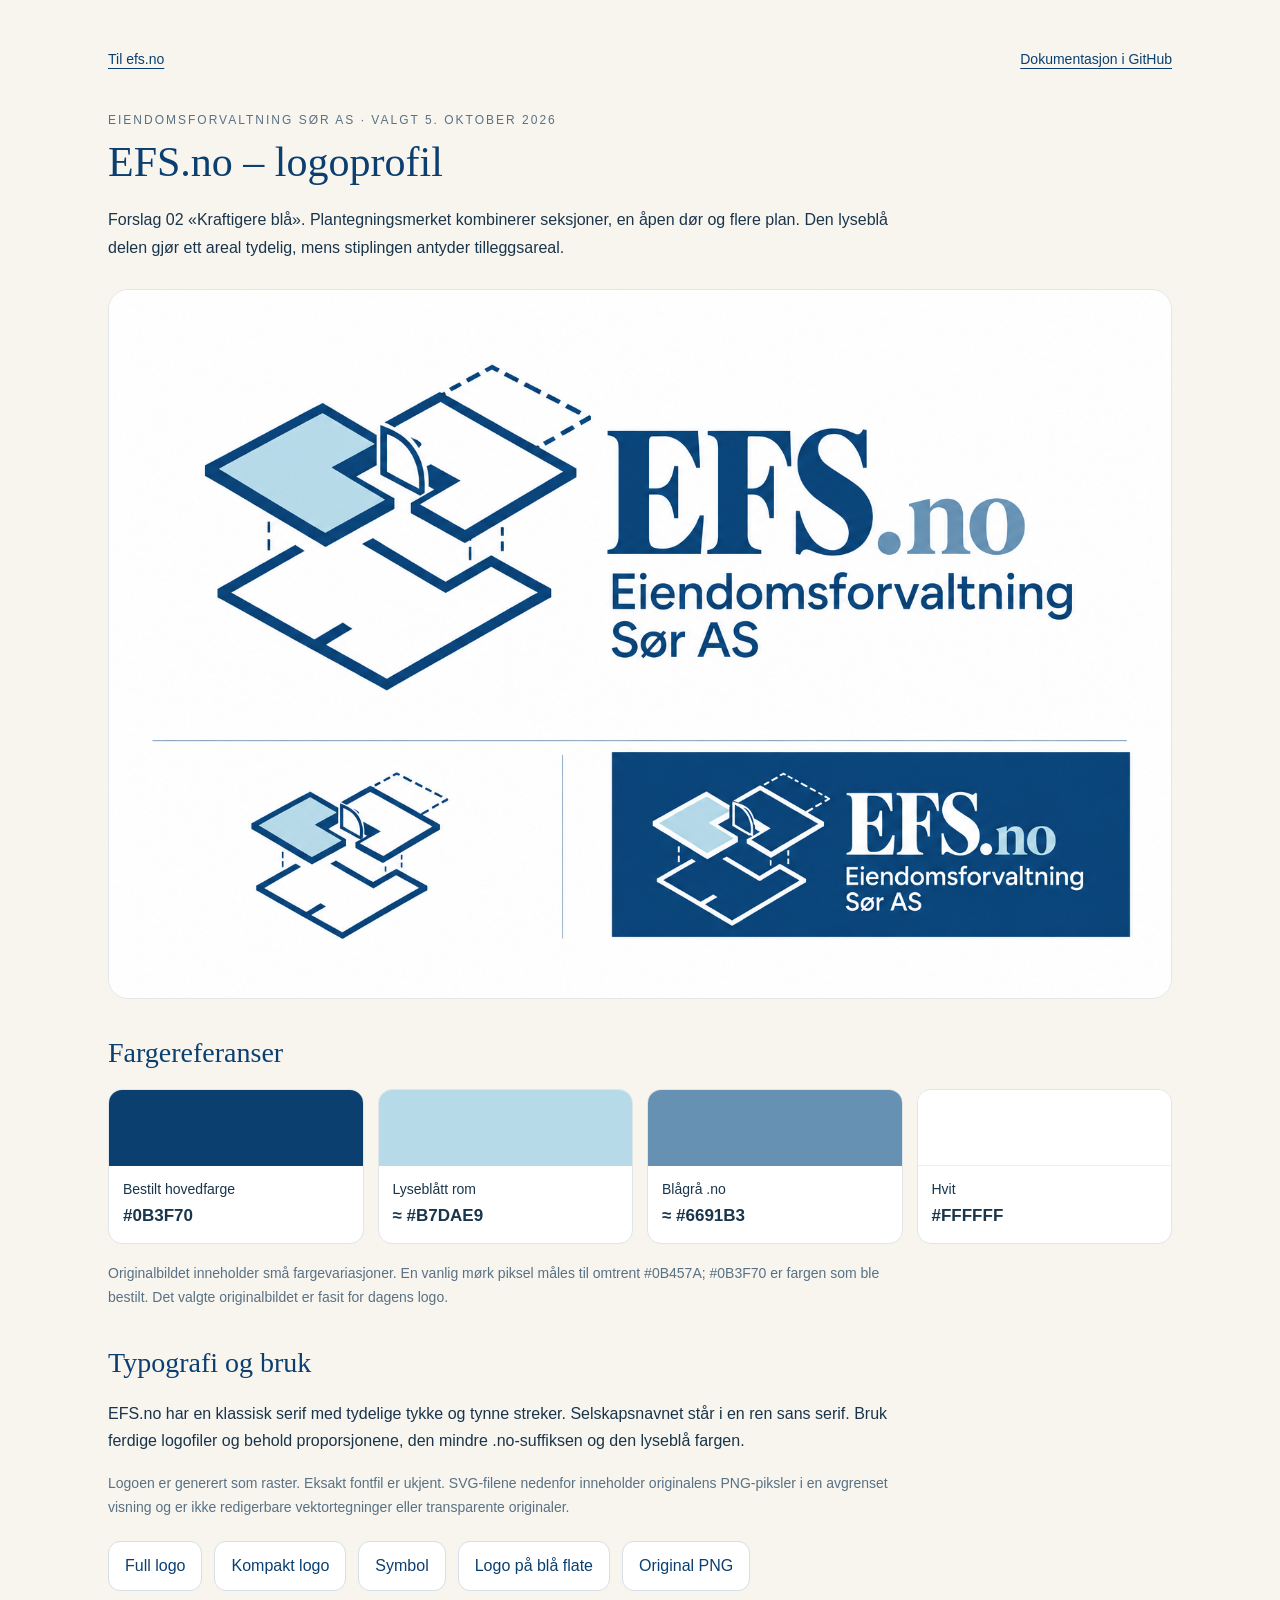
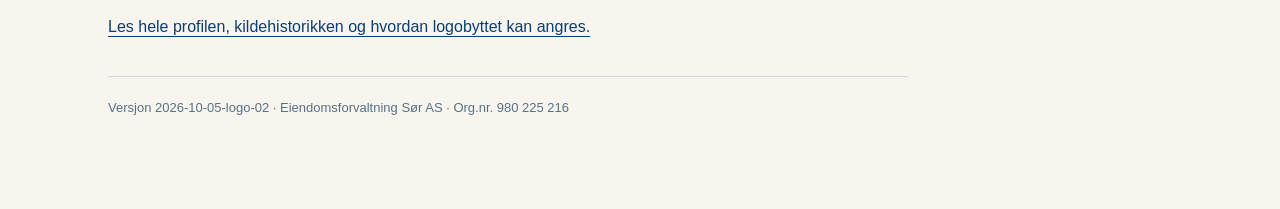
<file: profil/index.html>
<!doctype html>
<html lang="nb">
<head><meta charset="utf-8"><meta name="viewport" content="width=device-width,initial-scale=1"><title>EFS.no – logoprofil</title>
<style>
:root{color-scheme:light;--ink:#0b3f70;--paper:#f8f5ef}*{box-sizing:border-box}body{margin:0;background:var(--paper);color:#19354b;font:16px/1.7 Arial,sans-serif}main{max-width:1120px;margin:auto;padding:48px 28px 72px}a{color:var(--ink);text-underline-offset:4px}a:focus-visible{outline:3px solid #6691b3;outline-offset:4px}.top{display:flex;justify-content:space-between;gap:20px;font-size:14px}.eyebrow{font-size:12px;letter-spacing:2px;text-transform:uppercase;margin:38px 0 8px;color:#587184}h1,h2{font:400 42px/1.15 Georgia,serif;color:var(--ink);margin:0 0 20px}h2{font-size:28px;margin-top:38px}p{margin:0 0 18px;max-width:800px}.board{display:block;width:100%;height:auto;margin:28px 0;border:1px solid #e4e7e9;border-radius:20px}.palette{display:grid;grid-template-columns:repeat(4,1fr);gap:14px}.swatch{background:white;border:1px solid #e0e5e8;border-radius:14px;overflow:hidden}.color{height:76px}.label{padding:12px 14px;font-size:14px}.label strong{display:block;font-size:17px}.note{font-size:14px;color:#587184}.files{display:flex;flex-wrap:wrap;gap:12px;margin:22px 0}.files a{background:white;border:1px solid #d4dfe8;border-radius:12px;padding:10px 16px;text-decoration:none}.files a:hover{background:#e7f0f5}.version{margin-top:36px;border-top:1px solid #cdd7df;padding-top:20px;font-size:13px;color:#587184}@media(max-width:640px){main{padding:28px 18px 48px}h1{font-size:34px}.palette{grid-template-columns:1fr 1fr}.top{font-size:12px}.board{border-radius:12px}}
</style></head>
<body><main>
<div class="top"><a href="../">Til efs.no</a><a href="https://github.com/christianskajaa/EFS/tree/main/profil">Dokumentasjon i GitHub</a></div>
<p class="eyebrow">Eiendomsforvaltning Sør AS · Valgt 5. oktober 2026</p>
<h1>EFS.no – logoprofil</h1>
<p>Forslag 02 «Kraftigere blå». Plantegningsmerket kombinerer seksjoner, en åpen dør og flere plan. Den lyseblå delen gjør ett areal tydelig, mens stiplingen antyder tilleggsareal.</p>
<img class="board" src="../assets/efs-logo-02-original.png" width="1536" height="1024" alt="Valgt EFS.no-logo i kraftig blå med lyseblått rom og mindre blågrå .no. Under vises symbolet og logoen på blå bakgrunn.">
<h2>Fargereferanser</h2>
<div class="palette">
<div class="swatch"><div class="color" style="background:#0b3f70"></div><div class="label">Bestilt hovedfarge<strong>#0B3F70</strong></div></div>
<div class="swatch"><div class="color" style="background:#b7dae9"></div><div class="label">Lyseblått rom<strong>≈ #B7DAE9</strong></div></div>
<div class="swatch"><div class="color" style="background:#6691b3"></div><div class="label">Blågrå .no<strong>≈ #6691B3</strong></div></div>
<div class="swatch"><div class="color" style="background:#ffffff;border-bottom:1px solid #edf0f2"></div><div class="label">Hvit<strong>#FFFFFF</strong></div></div>
</div>
<p class="note" style="margin-top:18px">Originalbildet inneholder små fargevariasjoner. En vanlig mørk piksel måles til omtrent #0B457A; #0B3F70 er fargen som ble bestilt. Det valgte originalbildet er fasit for dagens logo.</p>
<h2>Typografi og bruk</h2>
<p>EFS.no har en klassisk serif med tydelige tykke og tynne streker. Selskapsnavnet står i en ren sans serif. Bruk ferdige logofiler og behold proporsjonene, den mindre .no-suffiksen og den lyseblå fargen.</p>
<p class="note">Logoen er generert som raster. Eksakt fontfil er ukjent. SVG-filene nedenfor inneholder originalens PNG-piksler i en avgrenset visning og er ikke redigerbare vektortegninger eller transparente originaler.</p>
<div class="files"><a href="logo-hoved.svg" download>Full logo</a><a href="logo-mobil.svg" download>Kompakt logo</a><a href="logo-symbol.svg" download>Symbol</a><a href="logo-negativ.svg" download>Logo på blå flate</a><a href="../assets/efs-logo-02-original.png" download>Original PNG</a></div>
<p><a href="https://github.com/christianskajaa/EFS/blob/main/profil/README.md">Les hele profilen, kildehistorikken og hvordan logobyttet kan angres.</a></p>
<p class="version">Versjon 2026-10-05-logo-02 · Eiendomsforvaltning Sør AS · Org.nr. 980 225 216</p>
</main></body></html>
</file>
<file: estate.css>
@charset "UTF-8";
:root{--paper:#f8f5ef;--plum:#302435;--ink:#302936;--muted:#716a71;--line:#d8d1c8;--lime:#dfe5a2;--blue:#c9dce7;--coral:#e8cec0;--green:#d2dacb;--violet:#dad2e1}*{box-sizing:border-box}html{scroll-behavior:smooth;scroll-padding-top:100px}body{margin:0;color:var(--ink);background:var(--paper);font:16px/1.65 Arial,sans-serif}h1,h2,h3,p{margin:0}h1,h2,h3{font-family:Georgia,'Times New Roman',serif;font-weight:400}h1{font-size:clamp(55px,5.5vw,86px);line-height:1.05;letter-spacing:-3.6px}h2{font-size:clamp(38px,3.6vw,58px);line-height:1.15;letter-spacing:-1.9px}h3{font-size:29px;line-height:1.25;letter-spacing:-.6px}a{color:inherit;text-decoration:none}button{font:inherit}img{display:block;max-width:100%}a:focus-visible,button:focus-visible,summary:focus-visible{outline:3px solid #91799f;outline-offset:6px}.wrap{width:min(1390px,91%);margin:auto}.section{padding:100px 0}.eyebrow{font-size:12px;letter-spacing:1.7px;font-weight:600;margin-bottom:24px}.muted{color:var(--muted)}.button{display:inline-flex;justify-content:center;align-items:center;border-radius:30px;padding:14px 27px;font-size:14px;font-weight:600;transition:background .25s,transform .25s;white-space:nowrap}.button:hover{transform:translateY(-2px)}.button-dark{background:var(--plum);color:white}.button-light{background:var(--lime);color:var(--plum)}.brand{display:flex;align-items:center;gap:18px}.brand b{font:51px/1 Georgia;letter-spacing:-4px}.brand span{border-left:1px solid #817580;padding-left:18px;font:16px/1.25 Georgia}.header{height:98px;display:flex;align-items:center;justify-content:space-between;gap:35px}.header nav{display:flex;gap:30px;margin-left:auto;font-size:14px}.header nav a:hover{text-decoration:underline;text-underline-offset:7px}.hero{position:relative;min-height:645px;display:grid;grid-template-columns:42% 58%;align-items:center;padding-bottom:30px}.hero-copy{position:relative;z-index:2;padding:25px 0 35px}.hero-copy h1{width:115%}.hero-copy h1 em{font-style:normal;color:#775c78}.hero-copy>p:not(.eyebrow){max-width:410px;font-size:18px;line-height:1.7;margin:28px 0}.hero-copy .button{margin-top:6px}.hero-link{display:block;width:fit-content;margin-top:25px;font-size:14px;border-bottom:1px solid #bfb4bd;padding-bottom:3px}.hero-image{height:590px;position:relative;overflow:hidden;margin-left:-45px}.hero-image img{height:100%;width:100%;object-fit:cover;object-position:47% 50%;transform:scale(1.04)}.hero-image:before{content:"";position:absolute;z-index:1;inset:0;background:linear-gradient(90deg,var(--paper),transparent 23%);pointer-events:none}.hero-image figcaption{position:absolute;right:20px;bottom:15px;z-index:2;font-size:12px;color:#554d51;background:#f8f5efe8;padding:4px 10px}.hero-image figure{margin:0;height:100%}.trust{display:grid;grid-template-columns:1fr 1fr 1fr;background:var(--plum);color:#eee7ed;padding:29px 4.5%;gap:30px}.trust p{display:flex;align-items:center;justify-content:center;gap:16px;border-right:1px solid #786578;font-family:Georgia;font-size:21px;line-height:1.4}.trust p:last-child{border:0}.trust span{font:28px Georgia;color:var(--lime)}.logos{padding:43px 0 50px;border-bottom:1px solid var(--line)}.logo-row{display:flex;align-items:center;justify-content:space-between;gap:65px}.logo-intro{font-size:13px;color:var(--muted);max-width:150px;line-height:1.5}.logo-row a{display:grid;place-items:center;width:170px;min-height:55px}.logo-row img{width:100%;max-height:47px;object-fit:contain}.logo-row a.brg{width:95px}.logo-row a.jbu{width:165px}.section-heading{display:grid;grid-template-columns:1fr 1fr;gap:10%;align-items:end;margin-bottom:48px}.section-heading>p{color:var(--muted);max-width:485px;font-size:17px}.story{padding-bottom:75px}.story-layout{display:grid;grid-template-columns:34% 62%;gap:4%;align-items:start;position:relative}.story-copy{position:relative}.story-chapter{min-height:66vh;display:flex;flex-direction:column;justify-content:center;padding:55px 0;opacity:.36;transition:opacity .5s}.story-chapter.active{opacity:1}.chapter-number{font:18px Georgia;color:#937b8e;margin-bottom:20px}.story-chapter h3{font-size:36px;margin-bottom:20px}.story-chapter p{font-size:17px;color:var(--muted);max-width:355px}.story-chapter ul{list-style:none;padding:0;margin:24px 0 0;color:#6c5e6b;font-size:14px;display:flex;flex-wrap:wrap;gap:8px}.story-chapter li{border:1px solid var(--line);border-radius:22px;padding:4px 12px}.drawing-stage{position:sticky;top:90px;padding-top:18px;align-self:start}.drawing-meta{display:flex;justify-content:space-between;gap:15px;font-size:12px;color:var(--muted);padding-bottom:15px;border-bottom:1px solid var(--line)}.drawing-meta strong{font-weight:500;color:var(--ink);font-size:14px}.drawing-frame{position:relative;margin:25px 0 15px;aspect-ratio:1.5;perspective:1000px;overflow:hidden;background:#fcfaf6}.drawing-frame .drawing{position:absolute;inset:0;width:100%;height:100%;object-fit:contain;mix-blend-mode:multiply}.drawing-base{filter:grayscale(1);opacity:.68}.drawing-color{clip-path:inset(0 100% 0 0)}.drawing-caption{display:flex;align-items:center;justify-content:space-between;gap:15px;border-top:1px solid var(--line);padding-top:18px}.drawing-caption p{font:22px Georgia;line-height:1.3}.drawing-counter{font:18px Georgia;color:#8a748a}.drawing-progress{height:2px;background:#dfd9d1;margin-top:20px}.drawing-progress i{display:block;width:0;height:100%;background:#705472}.legend{display:flex;flex-wrap:wrap;gap:15px;font-size:12px;color:var(--muted);margin-top:18px}.legend span{display:flex;align-items:center;gap:7px}.legend i{width:10px;height:10px;border-radius:50%;background:var(--blue)}.legend span:nth-child(2) i{background:var(--green)}.legend span:nth-child(3) i{background:#c4bcab}.drawing-note{font-size:12px;color:#8b8088;line-height:1.5;margin-top:22px;max-width:560px}.services{background:#eee8e0}.services-intro{max-width:690px;margin-bottom:65px}.services-intro p:not(.eyebrow){margin-top:23px;color:var(--muted);font-size:18px}.service-group{display:grid;grid-template-columns:33% 63%;gap:4%;padding:45px 0;border-top:1px solid #cfc5ba}.group-title{padding-right:15%}.group-title>span{font-size:12px;color:#8a7385;letter-spacing:1px}.group-title h3{font-size:32px;margin:14px 0 19px}.group-title p{font-size:15px;color:#786c74}.service-list details{border-bottom:1px solid #d0c6bc}.service-list details:last-child{border:0}.service-list summary{padding:19px 35px 19px 0;position:relative;cursor:pointer;list-style:none;font-family:Georgia;font-size:24px;line-height:1.3;letter-spacing:-.35px}.service-list summary::-webkit-details-marker{display:none}.service-list summary:after{content:"+";position:absolute;right:5px;top:17px;font:26px Arial;color:#8d728a}.service-list details[open] summary:after{content:"−"}.service-list details>div{padding:0 40px 25px 0;color:#645963;font-size:16px;max-width:720px;animation:soft-in .3s ease}.service-list p+p{margin-top:13px}.service-list .deliverables{color:#80727c;font-size:14px;border-left:2px solid #b7a49d;padding-left:17px;margin-top:18px}.process{background:var(--lime)}.process-grid{list-style:none;margin:55px 0 0;padding:0;display:grid;grid-template-columns:repeat(4,1fr);gap:40px}.process-grid li{position:relative}.process-grid li:after{content:"";height:1px;background:#a7ac70;position:absolute;top:23px;left:70px;right:0}.process-grid li:last-child:after{display:none}.process-grid span{font:25px Georgia;width:47px;height:47px;display:grid;place-items:center;border:1px solid #929958;border-radius:50%;margin-bottom:25px}.process-grid h3{font-size:26px;margin-bottom:13px}.process-grid p{font-size:16px;color:#5c5b41}.experience{display:grid;grid-template-columns:1fr 1fr;gap:9%}.experience h2{margin-bottom:32px}.experience p:not(.eyebrow){color:var(--muted);max-width:490px}.experience .number{font:100px/1 Georgia;letter-spacing:-8px;color:#795f76;margin-top:35px}.experience .number small{font:17px Arial;letter-spacing:0;padding-left:18px;color:#756c72}.project{border:1px solid var(--line);padding:45px 42px;position:relative;align-self:center;background:#f1ebe3}.project-label{font-size:12px;letter-spacing:1.4px;margin-bottom:27px}.project h3{font-size:42px;margin-bottom:22px}.project p{font-size:17px}.project .phases{display:flex;gap:12px;margin-top:30px}.phases span{border:1px solid #baa8b6;width:46px;height:46px;display:grid;place-items:center;border-radius:50%;font:21px Georgia}.project .phase-caption{font-size:12px;margin-top:14px;color:#887984}.contact{background:var(--plum);color:var(--paper)}.contact-inner{display:grid;grid-template-columns:1.45fr 1fr;gap:8%;align-items:center}.contact p:not(.eyebrow){color:#cbbeca;margin-top:26px;font-size:17px}.contact-action{text-align:center}.contact-action .button{font-size:21px;padding:19px 35px}.copy{background:none;border:0;color:#d4c7d3;border-bottom:1px solid #7b627d;padding:0 0 5px;font-size:13px;display:block;margin:20px auto 0;cursor:pointer}#copy-status{min-height:25px;display:block;font-size:12px;margin-top:9px}.footer{display:flex;align-items:center;justify-content:space-between;gap:30px;padding:35px 0}.footer .brand b{font-size:38px}.footer .brand span{font-size:14px}.footer p{font-size:12px;color:var(--muted)}.footer>span{font-size:12px;color:var(--muted)}.skip{position:fixed;top:-100px;left:20px;z-index:100;background:white;padding:10px}.skip:focus{top:10px}.reveal{opacity:0;transform:translateY(22px);transition:opacity .8s,transform .8s}.reveal.visible{opacity:1;transform:none}@keyframes soft-in{from{opacity:0;transform:translateY(-5px)}to{opacity:1;transform:none}}@media(min-width:1650px){.hero{min-height:720px}.hero-image{height:660px}}@media(max-width:1100px){.header{gap:22px}.header nav{gap:20px}.brand span{font-size:14px}.brand b{font-size:46px}.hero h1{font-size:65px}.hero-copy>p:not(.eyebrow){max-width:355px;font-size:17px}.hero-image{margin-left:-20px}.logo-row{gap:35px}.logo-row a{width:140px}.story-chapter h3{font-size:31px}.drawing-stage{top:50px}.service-list summary{font-size:23px}.group-title h3{font-size:28px}.process-grid{gap:25px}.contact h2{font-size:43px}.footer{flex-wrap:wrap}.footer p{margin-right:auto}}@media(max-width:760px){html{scroll-padding-top:25px}.wrap{width:88%}.section{padding:62px 0}.header{height:88px;gap:12px}.header nav{display:none}.brand{gap:10px}.brand b{font-size:42px}.brand span{font-size:12px;padding-left:10px}.header>.button{font-size:12px;padding:10px 17px}.hero{display:flex;flex-direction:column;align-items:stretch;padding-bottom:0;min-height:0}.hero-copy{padding:28px 0 30px}.hero-copy h1{width:100%;font-size:clamp(48px,9.5vw,68px);letter-spacing:-2.5px}.hero-copy>p:not(.eyebrow){max-width:100%;font-size:17px;margin:25px 0}.eyebrow{font-size:11px;letter-spacing:1.3px;margin-bottom:20px}.hero-image{height:350px;margin:0 -6.8%;}.hero-image img{object-position:50% 55%}.hero-image:before{background:linear-gradient(180deg,var(--paper),transparent 12%)}.hero-image figcaption{font-size:10px;right:12px;bottom:8px}.hero-link{font-size:13px;margin-top:18px}.trust{padding:25px 6%;grid-template-columns:1fr;gap:16px}.trust p{font-size:19px;justify-content:start;border:0;gap:17px}.trust span{width:29px;font-size:25px}.logos{padding:34px 0}.logo-row{display:grid;grid-template-columns:1fr 1fr;gap:25px 45px;justify-items:center}.logo-intro{grid-column:1/-1;max-width:none;text-align:center}.logo-row a{width:125px;min-height:44px}.logo-row img{max-height:37px}.logo-row a.brg{width:77px}.logo-row a.jbu{width:130px}.section-heading{grid-template-columns:1fr;gap:23px;margin-bottom:25px}h2{font-size:40px;letter-spacing:-1.5px}.section-heading>p{font-size:16px}.story-layout{grid-template-columns:1fr;gap:0}.story-copy{display:contents}.drawing-stage{position:sticky;top:0;padding:12px 0 20px;background:var(--paper);z-index:3;grid-row:1;box-shadow:0 12px 20px #f8f5ef}.drawing-meta{font-size:10px;padding-bottom:9px}.drawing-meta strong{font-size:12px}.drawing-frame{margin:12px 0;aspect-ratio:1.65}.drawing-caption{padding-top:12px}.drawing-caption p{font-size:20px}.drawing-counter{font-size:15px}.drawing-progress{margin-top:13px}.legend{font-size:10px;gap:11px;margin-top:12px}.drawing-note{display:none}.story-chapter{min-height:53vh;padding:32px 0 45px;justify-content:center;opacity:.6}.story-chapter h3{font-size:30px;margin-bottom:14px}.story-chapter p{max-width:100%;font-size:16px}.chapter-number{font-size:16px;margin-bottom:12px}.story-chapter ul{font-size:12px;margin-top:18px}.story{padding-bottom:20px}.services-intro{margin-bottom:40px}.services-intro p:not(.eyebrow){font-size:17px}.service-group{grid-template-columns:1fr;gap:18px;padding:32px 0}.group-title{padding:0}.group-title h3{font-size:30px;margin:9px 0 12px}.group-title p{font-size:15px}.service-list summary{font-size:23px;padding:19px 28px 19px 0}.service-list details>div{padding-right:5px;font-size:16px}.service-list .deliverables{font-size:14px}.process-grid{grid-template-columns:1fr;gap:30px;margin-top:35px}.process-grid li{padding-left:67px}.process-grid span{position:absolute;left:0;top:0}.process-grid li:after{width:1px;height:calc(100% - 25px);left:23px;right:auto;top:57px}.process-grid h3{font-size:26px;margin-bottom:9px}.experience{grid-template-columns:1fr;gap:38px}.experience .number{font-size:85px;margin-top:25px}.experience .number small{font-size:16px}.project{padding:30px 25px}.project h3{font-size:37px}.contact-inner{grid-template-columns:1fr;gap:30px}.contact h2{font-size:39px}.contact p:not(.eyebrow){font-size:16px}.contact-action{text-align:left}.contact-action .button{font-size:20px}.copy{margin-left:0}.footer{display:block;padding:30px 0}.footer .brand{margin-bottom:23px}.footer p{margin-bottom:10px}}@media(max-width:370px){.header .brand b{font-size:35px}.header .brand span{max-width:90px;font-size:11px}.header>.button{font-size:11px;padding:10px 13px}.hero-copy h1{font-size:45px}.drawing-caption p{font-size:18px}.drawing-meta strong{font-size:11px}.legend{gap:9px}.hero-image{height:300px}}@media(prefers-reduced-motion:reduce){html{scroll-behavior:auto}*,*:before,*:after{transition:none!important;animation:none!important}.reveal{opacity:1;transform:none}.hero-image img{transform:none!important}.story-chapter{opacity:1}.drawing-color{clip-path:inset(0)!important}.story-layout{align-items:start}.drawing-stage{position:relative;top:auto}.story-chapter{min-height:0;padding:25px 0}.drawing-progress i{width:100%!important}}
.drawing-counter{white-space:nowrap;flex-shrink:0}.drawing-caption p{flex:1}

/* Firmakunder og prosjektreferanser */
.client-logo.logo-skeie{gap:7px}.client-logo.logo-skeie img{width:42px;height:42px;object-fit:contain;mix-blend-mode:multiply}.client-logo.logo-skeie>span{font:20px/1 Georgia,serif;color:#344c48}.client-logo.logo-skeie small{display:block;font:11px/1.5 Arial,sans-serif;margin-top:4px}
.logos{padding:38px 0 42px}.clients-heading{display:flex;align-items:baseline;justify-content:space-between;gap:25px;margin-bottom:24px}.clients-heading h2{font:14px/1.5 Arial,sans-serif;letter-spacing:.2px}.clients-heading p{font-size:12px;color:var(--muted)}.client-grid{display:flex;flex-wrap:wrap;justify-content:center;gap:12px}.client-logo{flex:0 1 calc((100% - 72px)/7);min-width:130px;height:92px;display:flex;justify-content:center;align-items:center;padding:20px 17px;background:#f0ebe4;border:1px solid #e6dfd5;transition:border-color .2s,background .2s}.client-logo:hover{border-color:#9b859b;background:#eee7df}.client-logo img{max-height:50px;width:100%;object-fit:contain}.client-logo.logo-aamodt img{filter:invert(1);mix-blend-mode:multiply}.client-logo.logo-compact img{max-width:105px;max-height:57px}.client-logo.logo-wordmark{font:22px/1.12 Georgia,serif;letter-spacing:-.4px;text-align:center;color:#344a4a}.client-logo.logo-wordmark small{display:block;font:12px/1.4 Arial,sans-serif;letter-spacing:.6px;margin-top:4px}.clients-note{font-size:11px;color:var(--muted);margin-top:18px;text-align:right}
.experience{display:block}.experience-heading{display:grid;grid-template-columns:1.3fr 1fr;align-items:end;gap:9%;margin-bottom:46px}.experience-heading h2{margin-bottom:0}.experience-heading>p{font-size:17px;padding-bottom:5px}.project-showcase{background:var(--plum);color:var(--paper);padding:38px 0 24px;overflow:hidden}.project-showcase-heading{padding:0 36px;display:flex;justify-content:space-between;align-items:end;gap:28px}.project-showcase .eyebrow{color:var(--lime);font-size:10px;letter-spacing:1.6px;margin-bottom:12px}.project-showcase h3{font-size:34px;letter-spacing:-.8px}.project-controls{display:flex;align-items:center;gap:9px;flex-shrink:0}.project-controls[hidden]{display:none}.project-controls button{background:transparent;color:var(--paper);border:1px solid #837284;border-radius:50%;height:42px;min-width:42px;cursor:pointer;font-size:22px;display:inline-flex;align-items:center;justify-content:center;transition:background .2s}.project-controls button:hover{background:#554158}.project-controls .project-pause{border-radius:24px;padding:0 16px;gap:10px;font-size:12px}.project-pause>span:first-child{font-size:16px}.project-pause:disabled{cursor:default;opacity:.65}.experience .project-instruction{color:#d0c2cd;font-size:12px;padding:0 36px;margin-top:16px;max-width:none}.project-viewport{overflow-x:auto;overflow-y:hidden;margin-top:22px;scrollbar-width:thin;scrollbar-color:#9a859b #433148;scroll-padding-inline:36px;overscroll-behavior-x:contain;outline-offset:-3px;padding:0 0 16px}.project-viewport:focus-visible{outline:2px solid var(--lime)}.project-track{display:flex;width:max-content;gap:18px;padding:0 36px}.project-set{list-style:none;display:flex;gap:18px;margin:0;padding:0;flex-shrink:0}.project-card{width:285px;min-height:284px;padding:26px;position:relative;overflow:hidden;background:#eee8df;color:var(--plum);display:flex;flex-direction:column;flex-shrink:0}.project-card:nth-child(4n+2){background:#dfe5a2}.project-card:nth-child(4n+3){background:#d4e0e4}.project-card:nth-child(4n+4){background:#e6d5ce}.project-card-featured{width:380px}.project-card-top{display:flex;align-items:start;justify-content:space-between;gap:20px;font-size:9px;letter-spacing:.7px;text-transform:uppercase;position:relative;z-index:1}.project-card-top>span:first-child{font:17px Georgia;color:#756575;letter-spacing:0}.project-card-top>span:last-child{text-align:right;max-width:190px}.project-card h4{font:36px/1.08 Georgia,serif;letter-spacing:-1px;margin:46px 0 20px;max-width:290px;position:relative;z-index:1}.experience .project-card p{font-size:14px;line-height:1.6;color:#62565f;position:relative;z-index:1;margin:0 0 28px;max-width:none}.project-card:before{content:"";position:absolute;width:160px;height:180px;right:-30px;bottom:-66px;border:1px solid #30243514;transform:rotate(-25deg);background:repeating-linear-gradient(0deg,transparent 0 42px,#3024350c 42px 43px),repeating-linear-gradient(90deg,transparent 0 52px,#3024350c 52px 53px);pointer-events:none}.project-card-mark{position:absolute;bottom:18px;right:24px;font-size:21px;color:#837182}.project-showcase-footer{padding:18px 36px 0;display:flex;justify-content:space-between;gap:20px;color:#d0c2cd;font-size:11px}.experience-facts{display:grid;grid-template-columns:.7fr 1.1fr 1fr;align-items:center;gap:40px;padding:36px 0 0}.experience-fact{display:flex;align-items:center;gap:20px}.experience-fact strong{font:78px/1.1 Georgia,serif;letter-spacing:-5px;color:#795f76;white-space:nowrap}.experience-fact strong>span{font-size:42px;vertical-align:top;line-height:1.5;letter-spacing:-2px}.experience-fact>span{font-size:13px;line-height:1.5;max-width:120px}.experience .experience-facts>p{font:20px/1.5 Georgia,serif;border-left:1px solid var(--line);padding-left:38px;max-width:none;color:var(--ink)}
@media(max-width:1100px){.client-logo{flex-basis:calc((100% - 48px)/5)}.experience-facts{grid-template-columns:.7fr 1fr;gap:25px}.experience .experience-facts>p{grid-column:1/-1;border-left:0;padding:20px 0 0;border-top:1px solid var(--line)}.experience .experience-facts>p br{display:none}.project-showcase-heading{align-items:start}.project-showcase h3{font-size:30px}.project-controls{gap:6px}.project-showcase-heading,.project-track{padding-left:26px;padding-right:26px}.experience .project-instruction,.project-showcase-footer{padding-left:26px;padding-right:26px}}
@media(max-width:760px){.clients-heading{display:block;text-align:center;margin-bottom:20px}.clients-heading p{margin-top:8px}.client-grid{gap:8px}.client-logo{min-width:0;flex-basis:calc((100% - 16px)/3);height:77px;padding:17px 12px}.client-logo img{max-height:40px}.client-logo.logo-wordmark{font-size:17px}.client-logo.logo-wordmark small{font-size:10px;letter-spacing:0}.clients-note{text-align:center;font-size:10px}.experience-heading{grid-template-columns:1fr;gap:22px;margin-bottom:30px}.experience-heading>p{font-size:16px}.project-showcase{margin:0 -6.82%;padding:28px 0 22px}.project-showcase-heading{display:block;padding:0 6%}.project-showcase h3{font-size:30px;max-width:320px}.project-controls{margin-top:22px}.project-controls button{height:44px;min-width:44px}.experience .project-instruction{padding:0 6%;margin-top:15px}.project-viewport{margin-top:20px;scroll-padding-inline:24px}.project-track{padding:0 24px;gap:14px}.project-set{gap:14px}.project-card,.project-card-featured{width:min(310px,80vw);min-height:315px;padding:24px}.project-card h4{font-size:34px;margin-top:43px}.project-card-top>span:last-child{max-width:170px}.project-showcase-footer{padding:18px 6% 0;font-size:10px;gap:15px}.experience-facts{padding-top:30px;gap:20px;grid-template-columns:1fr 1.25fr}.experience-fact{display:block}.experience-fact strong{display:block;font-size:65px;letter-spacing:-4px}.experience-fact strong>span{font-size:32px;line-height:1.65}.experience-fact>span{display:block;margin-top:7px;max-width:none;font-size:12px}.experience .experience-facts>p{font-size:19px;padding-top:24px}}
@media(max-width:370px){.client-logo{flex-basis:calc((100% - 8px)/2)}.experience-fact strong{font-size:56px}.project-showcase-footer{display:block}.project-showcase-footer>span{display:block}.project-showcase-footer>span+span{margin-top:7px}}
@media(prefers-reduced-motion:reduce){.project-set[aria-hidden="true"]{display:none}.project-viewport{scroll-behavior:auto}}

/* Direkte kontakt med daglig leder */
.contact-profile-layout{grid-template-columns:.7fr 1.3fr;gap:70px;align-items:start}.contact-intro{padding-top:8px}.contact-intro>p:not(.eyebrow){max-width:360px}.consultant-card{display:grid;grid-template-columns:190px minmax(0,1fr);gap:30px;border-left:1px solid #69536c;padding-left:40px}.consultant-portrait{margin:0}.consultant-portrait img{width:100%;height:auto;aspect-ratio:4/5;object-fit:cover;object-position:50% 28%;background:#49394b}.contact p.consultant-role{margin:0 0 12px;color:var(--lime);font-size:11px;letter-spacing:1.2px;text-transform:uppercase}.consultant-details h3{font-size:35px;line-height:1.16;letter-spacing:-.9px;max-width:380px}.contact p.consultant-bio{margin:18px 0 0;font-size:15px;line-height:1.7;color:#d0c4ce}.consultant-methods{font-style:normal;display:flex;flex-direction:column;align-items:start;gap:13px;margin:26px 0}.consultant-methods a{font-size:18px;line-height:1.35;display:block;overflow-wrap:anywhere}.consultant-methods a>span{display:block;font-size:10px;letter-spacing:1px;text-transform:uppercase;color:#bda9be;margin-bottom:4px}.consultant-methods a:hover{text-decoration:underline;text-underline-offset:4px}.consultant-actions .button{gap:24px;padding:13px 23px;font-size:14px}.consultant-actions .button>span{font-size:20px;line-height:1}.consultant-actions .copy{margin:17px 0 0;font-size:12px}.consultant-actions #copy-status{font-size:12px;margin-top:10px;color:#d0c4ce}
@media(max-width:1100px){.contact-profile-layout{grid-template-columns:.8fr 1.2fr;gap:40px}.consultant-card{grid-template-columns:140px minmax(0,1fr);gap:24px;padding-left:28px}.consultant-details h3{font-size:30px}.consultant-methods a{font-size:17px}}
@media(max-width:900px){.contact-profile-layout{grid-template-columns:1fr;gap:36px}.contact-intro>p:not(.eyebrow){max-width:550px}.consultant-card{grid-template-columns:190px minmax(0,1fr);padding:30px 0 0;border-left:0;border-top:1px solid #69536c;gap:30px}.consultant-details{max-width:500px}.consultant-details h3{font-size:34px}}
@media(max-width:520px){.consultant-card{grid-template-columns:1fr;gap:25px;padding-top:28px}.consultant-portrait{width:200px;max-width:65%}.consultant-portrait img{aspect-ratio:4/5}.consultant-details h3{font-size:33px;max-width:none}.contact p.consultant-bio{font-size:16px;max-width:none}.consultant-methods a{font-size:19px}.consultant-actions .button{min-height:48px;font-size:15px}.consultant-actions .copy{padding:10px 0;margin-top:10px}.consultant-methods{gap:17px}}

/* Grenser og tekst følger plantegningens 1536 x 1024-koordinater. */
.drawing-frame{aspect-ratio:1.5;container-type:inline-size;--plan-red:#c5232b}.story-copy{padding-bottom:clamp(180px,30vh,300px)}.story-chapter{min-height:78vh}
.drawing-annotations,.plan-boundaries{position:absolute;inset:0;width:100%;height:100%;pointer-events:none}
.plan-boundary{fill:none;stroke:var(--plan-red);stroke-width:2.5;stroke-linecap:butt;stroke-linejoin:miter;vector-effect:non-scaling-stroke}
.has-scroll-labels .plan-boundary{stroke-dasharray:1;stroke-dashoffset:var(--boundary-offset,1)}
.plan-label{position:absolute;left:16%;top:32%;transform:translate(-50%,-50%);color:var(--plan-red);font:800 18px/1.1 Arial,sans-serif;white-space:nowrap}
.plan-label-two{left:84%}.plan-label-three{top:68.5%}.plan-label-four{left:84%;top:68.5%}
.plan-label-common{left:50%;top:50%;font-size:16px}
.has-scroll-labels .plan-label{opacity:var(--label-reveal,0);transform:translate(-50%,-50%) translateY(var(--label-rise,6px))}
.has-scroll-labels .plan-label-common{transform:translate(-50%,-50%)}
@media(max-width:1100px){.plan-label{font-size:16px}.plan-label-common{font-size:14px}}
@media(max-width:760px){.story-copy{padding-bottom:0}.story-chapter{min-height:62vh}.plan-boundary{stroke-width:1.7}.plan-label{font-size:clamp(8px,2.85cqw,14px)}.plan-label-common{font-size:12px}}
@media(max-width:370px){.plan-label-common{font-size:11px}}
@media(prefers-reduced-motion:reduce){.story-copy{padding-bottom:0}.story-chapter{min-height:0}.has-scroll-labels .plan-label{opacity:1;transform:translate(-50%,-50%)}.has-scroll-labels .plan-boundary{stroke-dashoffset:0}}

/* Prosjektbilder og tydelige lenker i referansekarusellen. */
.project-card-photo{width:350px;padding:0;min-height:0}
.project-card-photo:before{display:none}
.project-card-link{display:flex;flex-direction:column;min-height:480px;height:100%;color:inherit}
.project-card-link:focus-visible{outline:3px solid #302435;outline-offset:-5px}
.project-photo{position:relative;aspect-ratio:1.6;overflow:hidden;margin:0;flex-shrink:0;background:#d8d1c8}
.project-photo img{width:100%;height:100%;object-fit:cover;transition:transform .45s ease}
.project-photo figcaption{position:absolute;bottom:0;left:0;max-width:100%;padding:4px 9px;background:#fbf8f0ed;color:#514751;font-size:9px;line-height:1.4}
.project-card-body{display:flex;flex:1;flex-direction:column;padding:23px 25px 24px}
.project-card-photo .project-card-top{min-height:23px;align-items:center}
.project-card-photo h4{font-size:32px;line-height:1.12;margin:19px 0 15px;max-width:none}
.experience .project-card-photo p{margin:0 0 22px;font-size:14px;line-height:1.65}
.project-visit{display:flex;align-items:center;justify-content:space-between;gap:12px;margin-top:auto;padding-top:16px;border-top:1px solid #30243528;font-size:12px;font-weight:600}
.project-visit svg{width:15px;height:15px;stroke:currentColor;stroke-width:1.6;stroke-linecap:round;stroke-linejoin:round;transition:transform .2s ease}
.project-card-link:hover .project-photo img{transform:scale(1.035)}
.project-card-link:hover .project-visit svg{transform:translate(2px,-2px)}
@media(max-width:760px){.project-card-photo{width:min(330px,82vw);padding:0;min-height:0}.project-card-link{min-height:460px}.project-card-body{padding:21px 23px 23px}.project-card-photo h4{font-size:30px}.project-photo figcaption{font-size:9px}}
@media(prefers-reduced-motion:reduce){.project-card-link:hover .project-photo img,.project-card-link:hover .project-visit svg{transform:none}}

/* EFS og Meny deler samme hvite, frostede glassflate fra første scroll. */
body{padding-top:98px}
.header{position:fixed;top:0;left:50%;transform:translateX(-50%);z-index:30;pointer-events:none}
.header> a,.header> nav,.header-actions{pointer-events:auto}
.header nav{transform:translateY(calc(0px - var(--nav-scroll,0px)))}
.menu-open .header{left:calc(50% - var(--menu-scrollbar,0px)/2);width:var(--menu-header-width)}
.drawing-stage{top:90px}
.header-actions{display:flex;align-items:center;gap:10px;margin-left:auto}
.menu-toggle{display:inline-flex;align-items:center;justify-content:center;gap:13px;min-height:46px;padding:10px 17px;border:1px solid #30243530;border-radius:50px;background:transparent;color:var(--plum);font:500 14px/1.2 Arial,sans-serif;cursor:pointer;white-space:nowrap}
.header .brand,.header .menu-toggle{border:1px solid #ffffffd9;border-radius:24px;background:#fffffff0;box-shadow:0 4px 18px #30243512,inset 0 1px 0 #ffffffc7}
.header .brand{padding:8px 16px}
@supports(backdrop-filter:blur(1px)){.header .brand,.header .menu-toggle{background:#ffffffeb;backdrop-filter:blur(14px) saturate(1.1);-webkit-backdrop-filter:blur(14px) saturate(1.1)}}
.header .brand:hover,.header .menu-toggle:hover{background:#fffffff5}
.menu-icon{display:flex;width:18px;flex-direction:column;gap:4px}
.menu-icon i{height:1.5px;width:18px;background:currentColor;border-radius:2px;transition:transform .2s ease}
.menu-toggle:hover .menu-icon i:nth-child(2){transform:translateX(-3px)}
.header-actions .button{white-space:nowrap;min-height:46px;display:inline-flex;align-items:center;justify-content:center}
html{scroll-padding-top:100px}
#site-menu{position:fixed;inset:16px max(4.5vw,calc((100vw - 1390px)/2)) auto auto;margin:0;padding:0;width:min(350px,calc(100% - 64px));height:auto;max-width:none;max-height:calc(100dvh - 112px);border:1px solid #fff9;border-radius:18px;background:#f8f5eff5;color:var(--plum);box-shadow:0 12px 50px #1e102a26;overflow:auto;overscroll-behavior:contain}
#site-menu[open]{animation:menu-enter .25s ease both}
#site-menu::backdrop{background:#24182c1a}
.menu-panel{display:flex;flex-direction:column;min-height:0;padding:16px 20px 18px}
.menu-panel-top{display:flex;align-items:center;justify-content:space-between;gap:12px;margin-bottom:12px}
.menu-brand{display:flex;align-items:center;gap:10px;color:var(--plum);font:28px/1 Georgia,serif;letter-spacing:-1.3px}
.menu-brand span{padding-left:10px;border-left:1px solid #30243545;font:10px/1.35 Georgia,serif;letter-spacing:0}
.menu-close{display:flex;align-items:center;justify-content:center;flex-shrink:0;width:44px;height:44px;background:transparent;border:1px solid #30243530;border-radius:50%;color:var(--plum);cursor:pointer;transition:background .2s}
.menu-close:hover{background:#eae5dd}
.menu-close svg{width:18px;height:18px;stroke:currentColor;stroke-width:1.4}
#site-menu-title{position:absolute;width:1px;height:1px;padding:0;margin:-1px;overflow:hidden;clip-path:inset(50%);white-space:nowrap}
.menu-links{display:flex;flex-direction:column;margin:0;border-top:1px solid var(--line)}
.menu-links a{display:flex;align-items:center;gap:12px;min-height:44px;padding:5px 0;border-bottom:1px solid var(--line);color:var(--plum);font:19px/1.3 Georgia,serif;transition:color .2s,background .2s}
.menu-links a:hover{background:#e8e5d850}
.menu-number{font:9px/1 Arial,sans-serif;color:var(--muted);letter-spacing:.5px}
.menu-symbol{display:flex;align-items:center;justify-content:center;flex:0 0 32px;width:32px;height:32px;margin-left:auto;border-radius:8px;color:var(--plum);--symbol-accent:#989f4e;background:#e9ecd8}
.menu-symbol svg{width:26px;height:26px;stroke:currentColor;stroke-width:1.5;stroke-linecap:round;stroke-linejoin:round}
.menu-symbol .menu-symbol-accent{fill:var(--symbol-accent);stroke:none}
.menu-symbol-process{background:#f0e9d9}
.menu-symbol-building{background:#eae0ed;--symbol-accent:#9c74a3}
.menu-symbol-people{background:#e2e7d2}
.menu-symbol-info{background:#eddce3;--symbol-accent:#b16389}
.menu-symbol-chat{background:#edf0d0}
.menu-links a:focus-visible{outline-offset:4px;border-radius:3px}
@keyframes menu-enter{from{opacity:0;transform:translateX(18px)}to{opacity:1;transform:translateX(0)}}
@media(max-width:1100px){.header{gap:18px}.header nav{gap:18px}.header-actions{gap:8px}}
@media(max-width:1000px){.header nav{display:none}.header-actions{margin-left:auto}}
@media(max-width:760px){.header .brand{padding:8px 10px}body{padding-top:88px}.drawing-stage{top:86px}html{scroll-padding-top:92px}.header-actions .button{padding:11px 17px;font-size:13px}.header-actions .menu-toggle{font-size:13px;padding:10px 14px;gap:10px}#site-menu{inset:12px 12px auto auto;max-height:calc(100dvh - 108px)}.menu-links a{font-size:18px}}
@media(max-width:520px){.header{width:calc(100% - 32px)}.header .brand span{display:none}.header-actions{gap:7px}.header-actions .button{padding-inline:16px}.header-actions .menu-toggle{padding-inline:12px}}
@media(max-width:360px){.header{gap:8px}.header .brand{padding:7px 8px}.menu-links a{font-size:17px;gap:8px}.menu-panel{padding-inline:16px}.menu-brand{font-size:26px;gap:8px}.menu-brand span{padding-left:8px;font-size:9px}.header-actions .button{padding-inline:13px}.header-actions .menu-toggle{padding-inline:10px}}

@media(max-width:760px) and (max-height:560px){.drawing-stage{position:relative;top:auto}}
@media(prefers-reduced-motion:reduce){.menu-icon i{transition:none}#site-menu[open]{animation:none}.drawing-stage{position:relative;top:auto}}

/* Valgt EFS.no-logo 02. SVG-visningene avgrenser det uendrede originalbildet. */
.brand-logo{display:flex;align-items:center;gap:0;flex-shrink:0}
.efs-logo{display:block;width:100%;height:auto;overflow:hidden;mix-blend-mode:multiply}
.efs-logo-mobile{display:none}
.header .brand-logo{width:256px;padding:10px 12px;border-radius:24px}
.header{height:114px}
body{padding-top:114px}
html{scroll-padding-top:116px}
.drawing-stage{top:112px}
.menu-brand.brand-logo{width:210px;max-width:calc(100% - 56px);min-width:0;flex-shrink:1;letter-spacing:0}
.footer .brand-logo{width:270px;max-width:100%}
@media(max-width:760px){
 .header{height:100px}
 .header .brand-logo{width:214px;padding:9px 11px}
 body{padding-top:100px}
 html{scroll-padding-top:102px}
 .drawing-stage{top:98px}
 .footer .brand-logo{width:250px}
}
@media(max-width:520px){
 .header{height:88px;gap:10px}
 .header .brand-logo{width:143px;padding:9px 8px}
 .header .efs-logo-full{display:none}
 .header .efs-logo-mobile{display:block}
 body{padding-top:88px}
 html{scroll-padding-top:92px}
 .drawing-stage{top:86px}
}
@media(max-width:390px){.header .brand-logo{width:122px}.header{gap:8px}}
@media(max-width:360px){
 .header .brand-logo{width:96px;padding:8px 6px}
 .header-actions .button{font-size:12px;padding-inline:10px}
 .header-actions .menu-toggle{font-size:12px;padding-inline:9px;gap:7px}
}
@media(max-width:760px) and (max-height:560px){.drawing-stage{position:relative;top:auto}}
@media(prefers-reduced-motion:reduce){.drawing-stage{top:auto}}
</file>
